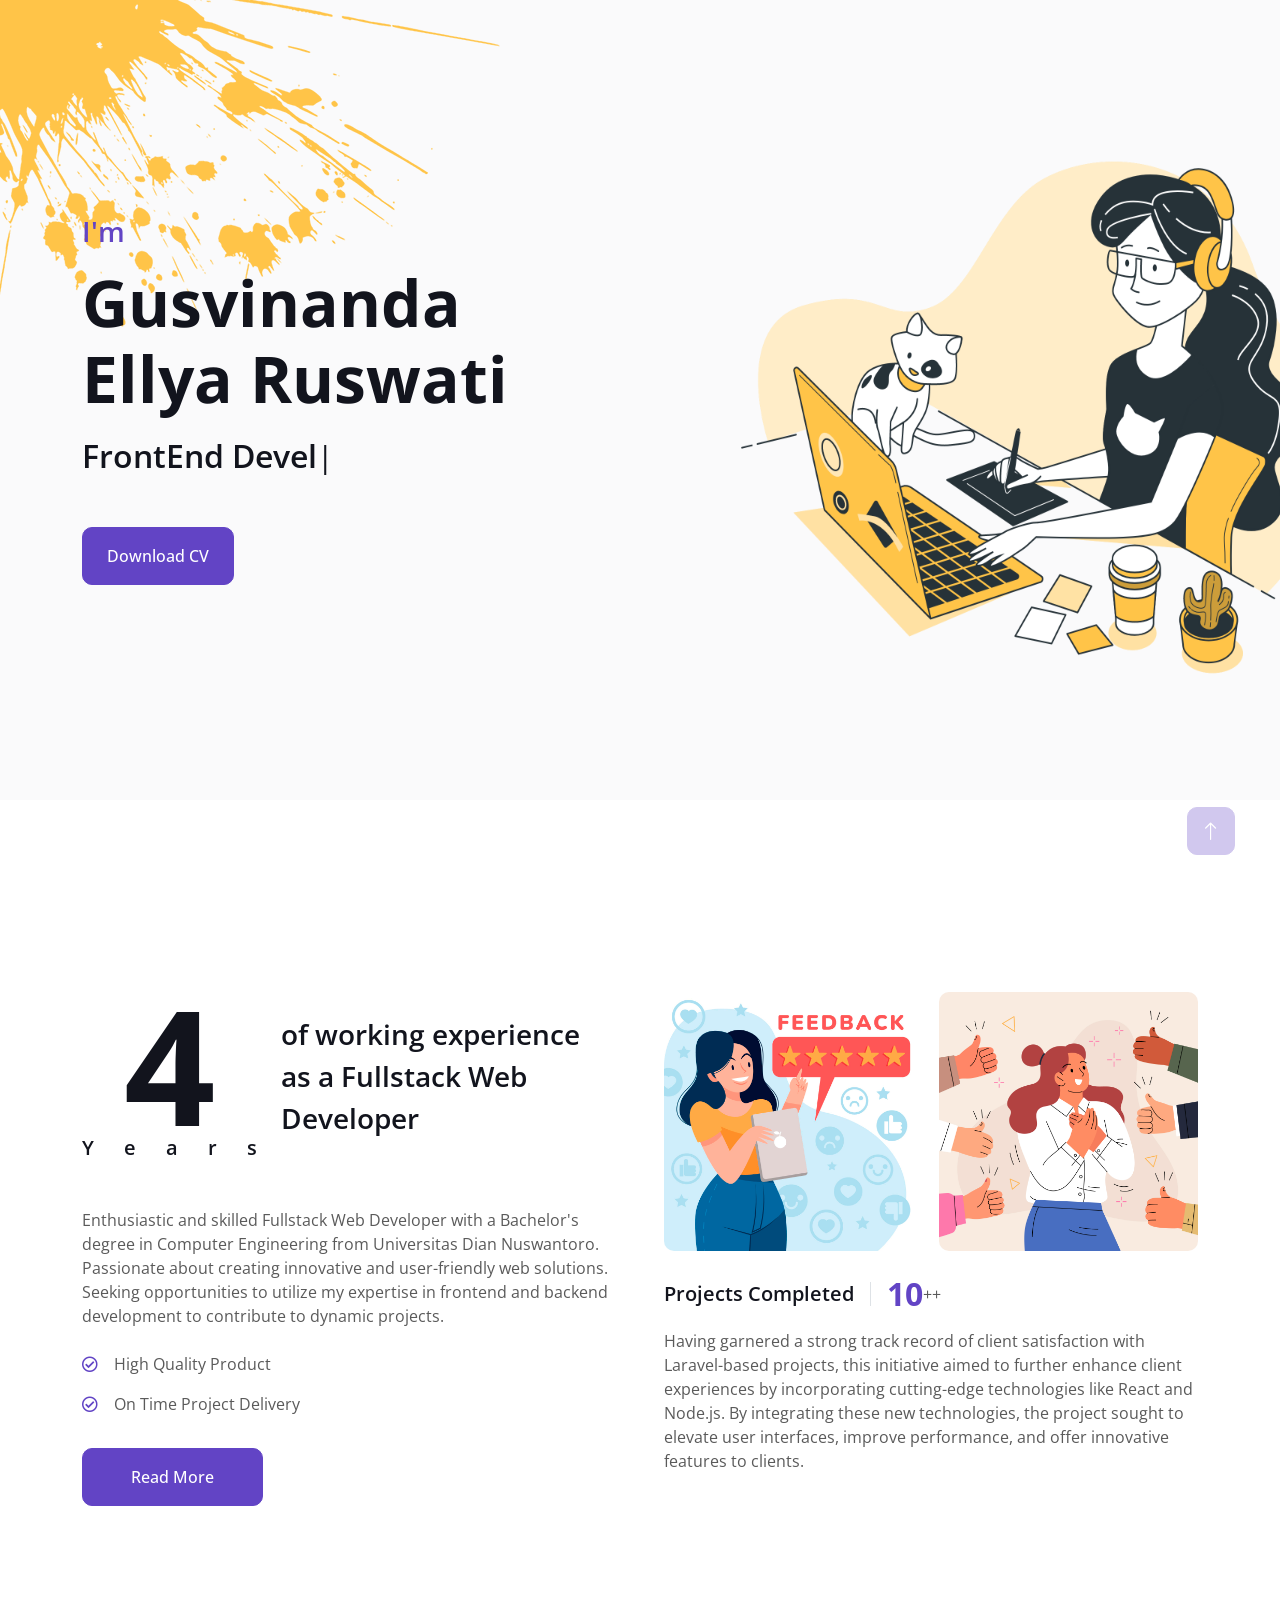
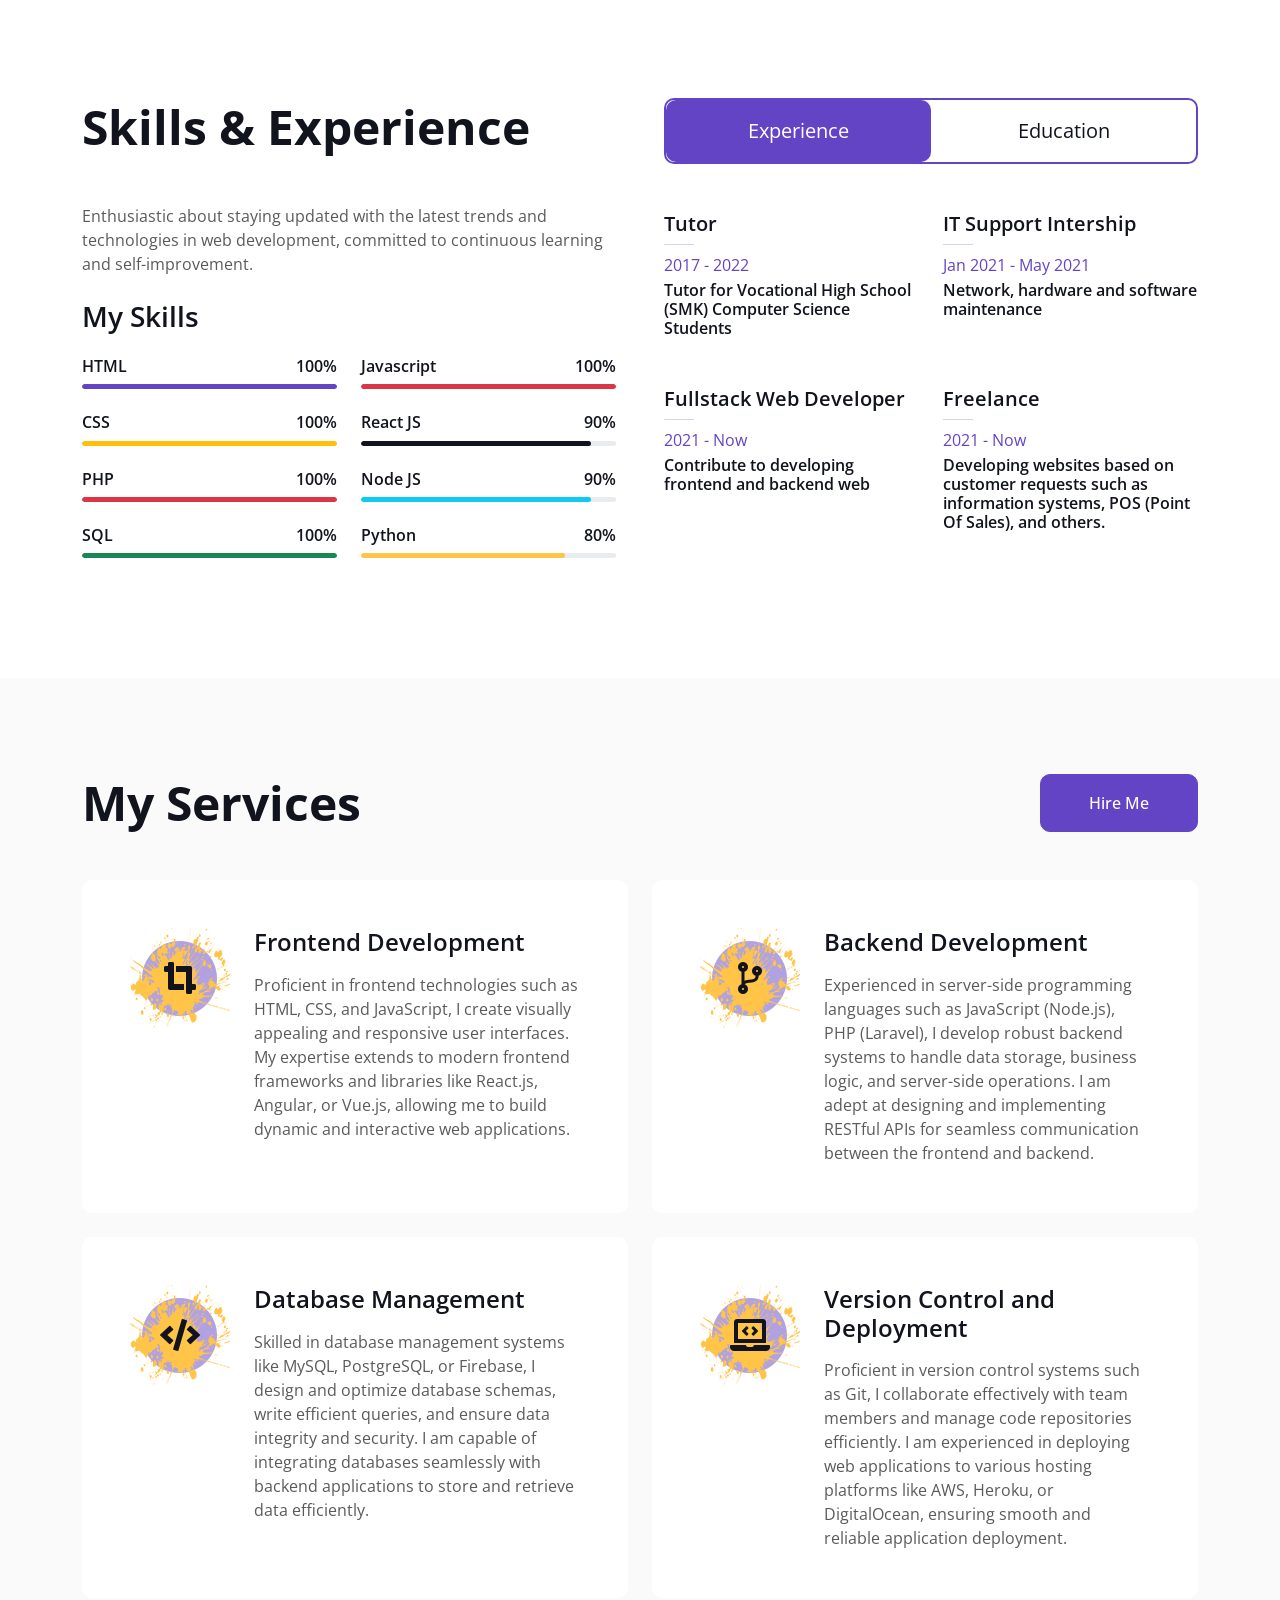
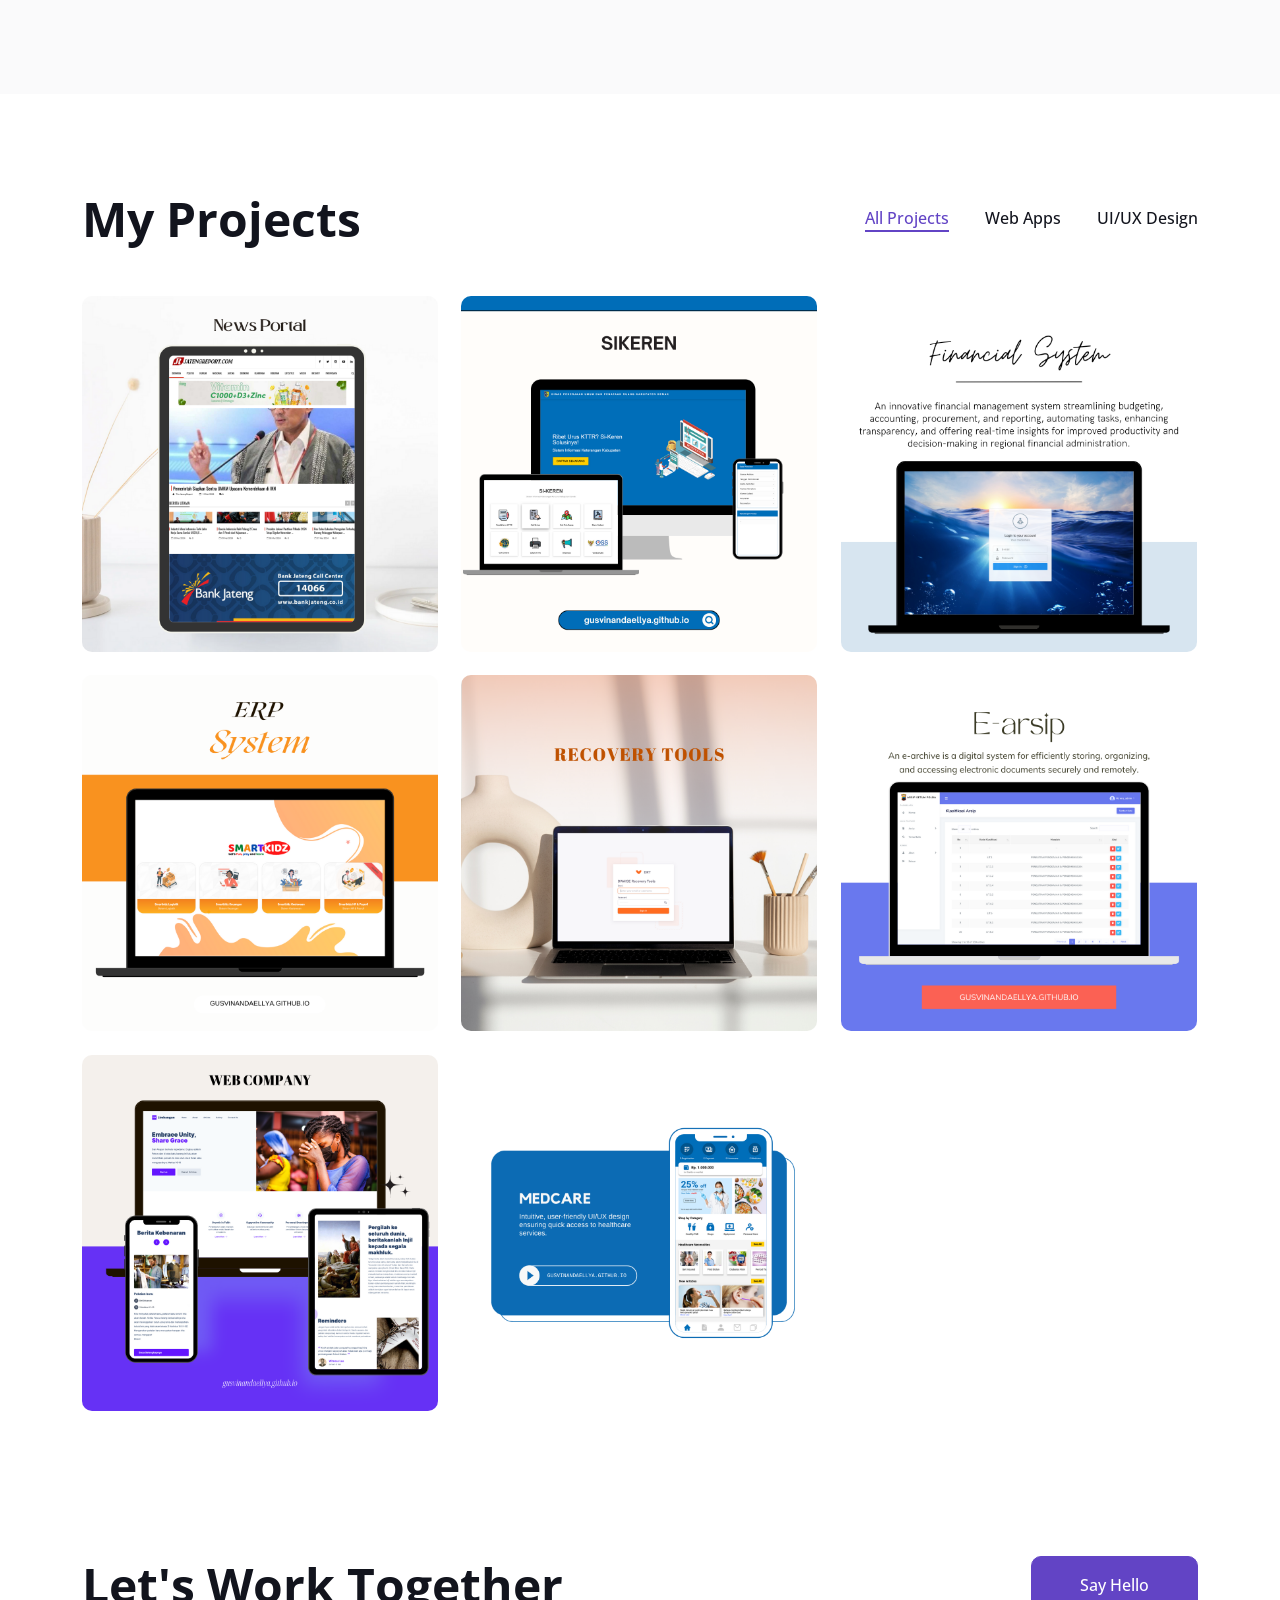
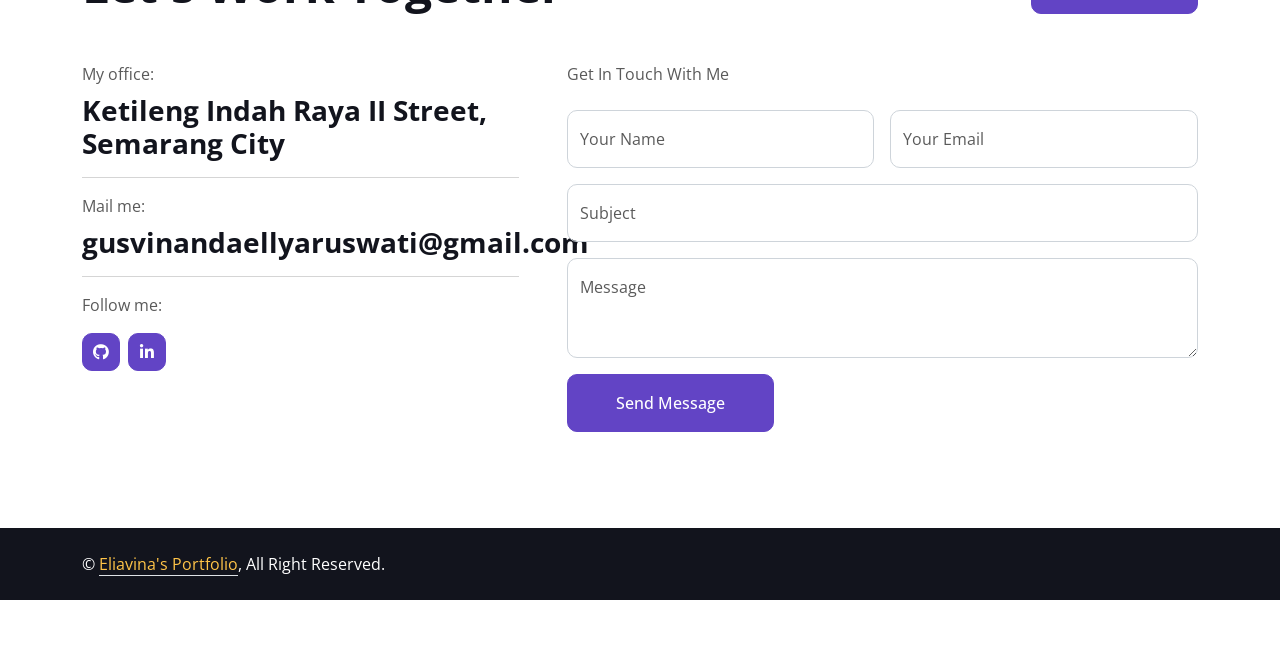
<file: index.html>
<!DOCTYPE html>
<html lang="en">

<head>
    <meta charset="utf-8">
    <title>Eliavina's Portfolio</title>
    <meta content="width=device-width, initial-scale=1.0" name="viewport">
    <meta name="description" content="Eliavina's Portfolio - A showcase of my work as a Fullstack Web Developer">
    <meta name="keywords" content="Eliavina, Portfolio, Fullstack, Web Developer, Projects, vina, Gusvinanda Ellya Ruswati">
    <meta name="author" content="Gusvinanda Ellya Ruswati">

    <!-- Open Graph / Facebook -->
    <meta property="og:type" content="website">
    <meta property="og:url" content="https://gusvinandaellya.github.io/">
    <meta property="og:title" content="Eliavina's Portfolio">
    <meta property="og:description" content="Eliavina's Portfolio - A showcase of my work as a Fullstack Web Developer">
    <meta property="og:image" content="https://gusvinandaellya.github.io/img/profile-3.png">

    <!-- Twitter -->
    <meta property="twitter:card" content="summary_large_image">
    <meta property="twitter:url" content="https://gusvinandaellya.github.io/">
    <meta property="twitter:title" content="Eliavina's Portfolio">
    <meta property="twitter:description" content="Eliavina's Portfolio - A showcase of my work as a Fullstack Web Developer">
    <meta property="twitter:image" content="https://gusvinandaellya.github.io/img/profile-3.png">

    <!-- Favicon -->
    <link href="img/favicon.ico" rel="icon">

    <!-- Google Web Fonts -->
    <link rel="preconnect" href="https://fonts.googleapis.com">
    <link rel="preconnect" href="https://fonts.gstatic.com" crossorigin>
    <link href="https://fonts.googleapis.com/css2?family=Open+Sans:wght@400;500;600;700;800&display=swap" rel="stylesheet"> 

    <!-- Icon Font Stylesheet -->
    <link href="https://cdnjs.cloudflare.com/ajax/libs/font-awesome/5.10.0/css/all.min.css" rel="stylesheet">
    <link href="https://cdn.jsdelivr.net/npm/bootstrap-icons@1.4.1/font/bootstrap-icons.css" rel="stylesheet">

    <!-- Libraries Stylesheet -->
    <link href="lib/animate/animate.min.css" rel="stylesheet">
    <link href="lib/lightbox/css/lightbox.min.css" rel="stylesheet">
    <link href="lib/owlcarousel/assets/owl.carousel.min.css" rel="stylesheet">

    <!-- Customized Bootstrap Stylesheet -->
    <link href="css/bootstrap.min.css" rel="stylesheet">

    <!-- Template Stylesheet -->
    <link href="css/style.css" rel="stylesheet">

    <style>
        @media (max-width: 1024px) {
            .profile-custom {
                height: auto !important; /* Mengubah tinggi menjadi otomatis */
                min-width: auto !important; /* Mengubah lebar minimum menjadi otomatis */
            }
        }
    </style>
</head>

<body data-bs-spy="scroll" data-bs-target=".navbar" data-bs-offset="51">
    <!-- Spinner Start -->
    <div id="spinner" class="show bg-white position-fixed translate-middle w-100 vh-100 top-50 start-50 d-flex align-items-center justify-content-center">
        <div class="spinner-border text-primary" style="width: 3rem; height: 3rem;" role="status">
            <span class="sr-only">Loading...</span>
        </div>
    </div>
    <!-- Spinner End -->


    <!-- Navbar Start -->
    <nav class="navbar navbar-expand-lg bg-white navbar-light fixed-top shadow py-lg-0 px-4 px-lg-5 wow fadeIn" data-wow-delay="0.1s">
        <a href="index.html" class="navbar-brand d-block d-lg-none">
            <h1 class="text-primary fw-bold m-0">Eliavina</h1>
        </a>
        <button type="button" class="navbar-toggler" data-bs-toggle="collapse" data-bs-target="#navbarCollapse">
            <span class="navbar-toggler-icon"></span>
        </button>
        <div class="collapse navbar-collapse justify-content-between py-4 py-lg-0" id="navbarCollapse">
            <div class="navbar-nav ms-auto py-0">
                <a href="#home" class="nav-item nav-link active">Home</a>
                <a href="#about" class="nav-item nav-link">About</a>
                <a href="#skill" class="nav-item nav-link">Skills</a>
            </div>
            <a href="index.html" class="navbar-brand bg-secondary py-3 px-4 mx-3 d-none d-lg-block">
                <h3 class="text-primary fw-bold m-0">Eliavina</h3>
            </a>
            <div class="navbar-nav me-auto py-0">
                <a href="#service" class="nav-item nav-link">Services</a>
                <a href="#project" class="nav-item nav-link">Projects</a>
<!--                <a href="#team" class="nav-item nav-link">Team</a>-->
<!--                <a href="#testimonial" class="nav-item nav-link">Testimonial</a>-->
                <a href="#contact" class="nav-item nav-link">Contact</a>
            </div>
        </div>
    </nav>
    <!-- Navbar End -->

    <!-- Header Start -->
    <div class="container-fluid bg-light my-6 mt-0" id="home">
        <div class="container">
            <div class="row g-5 align-items-center">
                <div class="col-lg-6 py-6 pb-0 pt-lg-0">
                    <h3 class="text-primary mb-3">I'm</h3>
                    <h1 class="display-3 mb-3">Gusvinanda Ellya Ruswati</h1>
                    <h2 class="typed-text-output d-inline"></h2>
                    <div class="typed-text d-none">FrontEnd Developer, Backend Developer</div>
                    <div class="d-flex align-items-center pt-5">
                        <a href="https://drive.google.com/file/d/1cm0koCdz8wwGNmcoPdIp2jD_qiBcBdNV/view?usp=drive_link" class="btn btn-primary py-3 px-4 me-5" target="_blank">Download CV</a>
<!--                        <button type="button" class="btn-play" data-bs-toggle="modal"-->
<!--                            data-src="https://www.youtube.com/embed/DWRcNpR6Kdc" data-bs-target="#videoModal">-->
<!--                            <span></span>-->
<!--                        </button>-->
<!--                        <h5 class="ms-4 mb-0 d-none d-sm-block">Play Video</h5>-->
                    </div>
                </div>
                <div class="col-lg-6">
                    <img class="img-fluid profile-custom" style="height: 800px;min-width: 750px" src="img/profile-3.png" alt="">
                </div>
            </div>
        </div>
    </div>
    <!-- Header End -->


    <!-- Video Modal Start -->
    <div class="modal modal-video fade" id="videoModal" tabindex="-1" aria-labelledby="exampleModalLabel" aria-hidden="true">
        <div class="modal-dialog">
            <div class="modal-content rounded-0">
                <div class="modal-header">
                    <h3 class="modal-title" id="exampleModalLabel">Youtube Video</h3>
                    <button type="button" class="btn-close" data-bs-dismiss="modal" aria-label="Close"></button>
                </div>
                <div class="modal-body">
                    <!-- 16:9 aspect ratio -->
                    <div class="ratio ratio-16x9">
                        <iframe class="embed-responsive-item" src="" id="video" allowfullscreen allowscriptaccess="always"
                            allow="autoplay"></iframe>
                    </div>
                </div>
            </div>
        </div>
    </div>
    <!-- Video Modal End -->


    <!-- About Start -->
    <div class="container-xxl py-6" id="about">
        <div class="container">
            <div class="row g-5">
                <div class="col-lg-6 wow fadeInUp" data-wow-delay="0.1s">
                    <div class="d-flex align-items-center mb-5">
                        <div class="years flex-shrink-0 text-center me-4">
                            <h1 class="display-1 mb-0">4</h1>
                            <h5 class="mb-0">Years</h5>
                        </div>
                        <h3 class="lh-base mb-0">of working experience as a Fullstack Web Developer</h3>
                    </div>
                    <p class="mb-4">Enthusiastic and skilled Fullstack Web Developer with a Bachelor's degree in Computer Engineering from Universitas Dian Nuswantoro. Passionate about creating innovative and user-friendly web solutions. Seeking opportunities to utilize my expertise in frontend and backend development to contribute to dynamic projects.</p>
<!--                    <p class="mb-3"><i class="far fa-check-circle text-primary me-3"></i>Afordable Prices</p>-->
                    <p class="mb-3"><i class="far fa-check-circle text-primary me-3"></i>High Quality Product</p>
                    <p class="mb-3"><i class="far fa-check-circle text-primary me-3"></i>On Time Project Delivery</p>
                    <a class="btn btn-primary py-3 px-5 mt-3" href="">Read More</a>
                </div>
                <div class="col-lg-6 wow fadeInUp" data-wow-delay="0.5s">
                    <div class="row g-3 mb-4">
                        <div class="col-sm-6">
                            <img class="img-fluid rounded" src="img/about-3.jpg" alt="">
                        </div>
                        <div class="col-sm-6">
                            <img class="img-fluid rounded" src="img/about-4.jpg" alt="">
                        </div>
                    </div>
<!--                    <div class="d-flex align-items-center mb-3">-->
<!--                        <h5 class="border-end pe-3 me-3 mb-0">Happy Clients</h5>-->
<!--                        <h2 class="text-primary fw-bold mb-0" data-toggle="counter-up">1234</h2>-->
<!--                    </div>-->
<!--                    <p class="mb-4">Stet no et lorem dolor et diam, amet duo ut dolore vero eos. No stet est diam amet diam ipsum clita labore dolor duo clita.</p>-->
                    <div class="d-flex align-items-center mb-3">
                        <h5 class="border-end pe-3 me-3 mb-0">Projects Completed</h5>
                        <h2 class="text-primary fw-bold mb-0" data-toggle="counter-up">30</h2>++
                    </div>
                    <p class="mb-0">Having garnered a strong track record of client satisfaction with Laravel-based projects, this initiative aimed to further enhance client experiences by incorporating cutting-edge technologies like React and Node.js. By integrating these new technologies, the project sought to elevate user interfaces, improve performance, and offer innovative features to clients.</p>
                </div>
            </div>
        </div>
    </div>
    <!-- About End -->


    <!-- Expertise Start -->
    <div class="container-xxl py-6 pb-5" id="skill">
        <div class="container">
            <div class="row g-5">
                <div class="col-lg-6 wow fadeInUp" data-wow-delay="0.1s">
                    <h1 class="display-5 mb-5">Skills & Experience</h1>
                    <p class="mb-4">Enthusiastic about staying updated with the latest trends and technologies in web development, committed to continuous learning and self-improvement.</p>
                    <h3 class="mb-4">My Skills</h3>
                    <div class="row align-items-center">
                        <div class="col-md-6">
                            <div class="skill mb-4">
                                <div class="d-flex justify-content-between">
                                    <h6 class="font-weight-bold">HTML</h6>
                                    <h6 class="font-weight-bold">100%</h6>
                                </div>
                                <div class="progress">
                                    <div class="progress-bar bg-primary" role="progressbar" aria-valuenow="100" aria-valuemin="0" aria-valuemax="100"></div>
                                </div>
                            </div>
                            <div class="skill mb-4">
                                <div class="d-flex justify-content-between">
                                    <h6 class="font-weight-bold">CSS</h6>
                                    <h6 class="font-weight-bold">100%</h6>
                                </div>
                                <div class="progress">
                                    <div class="progress-bar bg-warning" role="progressbar" aria-valuenow="100" aria-valuemin="0" aria-valuemax="100"></div>
                                </div>
                            </div>
                            <div class="skill mb-4">
                                <div class="d-flex justify-content-between">
                                    <h6 class="font-weight-bold">PHP</h6>
                                    <h6 class="font-weight-bold">100%</h6>
                                </div>
                                <div class="progress">
                                    <div class="progress-bar bg-danger" role="progressbar" aria-valuenow="100" aria-valuemin="0" aria-valuemax="100"></div>
                                </div>
                            </div>
                        </div>
                        <div class="col-md-6">
                            <div class="skill mb-4">
                                <div class="d-flex justify-content-between">
                                    <h6 class="font-weight-bold">Javascript</h6>
                                    <h6 class="font-weight-bold">100%</h6>
                                </div>
                                <div class="progress">
                                    <div class="progress-bar bg-danger" role="progressbar" aria-valuenow="100" aria-valuemin="0" aria-valuemax="100"></div>
                                </div>
                            </div>
                            <div class="skill mb-4">
                                <div class="d-flex justify-content-between">
                                    <h6 class="font-weight-bold">React JS</h6>
                                    <h6 class="font-weight-bold">90%</h6>
                                </div>
                                <div class="progress">
                                    <div class="progress-bar bg-dark" role="progressbar" aria-valuenow="90" aria-valuemin="0" aria-valuemax="100"></div>
                                </div>
                            </div>
                            <div class="skill mb-4">
                                <div class="d-flex justify-content-between">
                                    <h6 class="font-weight-bold">Node JS</h6>
                                    <h6 class="font-weight-bold">90%</h6>
                                </div>
                                <div class="progress">
                                    <div class="progress-bar bg-info" role="progressbar" aria-valuenow="90" aria-valuemin="0" aria-valuemax="100"></div>
                                </div>
                            </div>
                        </div>
                        <div class="col-md-6">
                            <div class="skill mb-4">
                                <div class="d-flex justify-content-between">
                                    <h6 class="font-weight-bold">SQL</h6>
                                    <h6 class="font-weight-bold">100%</h6>
                                </div>
                                <div class="progress">
                                    <div class="progress-bar bg-success" role="progressbar" aria-valuenow="100" aria-valuemin="0" aria-valuemax="100"></div>
                                </div>
                            </div>
                        </div>
                        <div class="col-md-6">
                            <div class="skill mb-4">
                                <div class="d-flex justify-content-between">
                                    <h6 class="font-weight-bold">Python</h6>
                                    <h6 class="font-weight-bold">80%</h6>
                                </div>
                                <div class="progress">
                                    <div class="progress-bar bg-secondary" role="progressbar" aria-valuenow="80" aria-valuemin="0" aria-valuemax="80"></div>
                                </div>
                            </div>
                        </div>
                    </div>
                </div>
                <div class="col-lg-6 wow fadeInUp" data-wow-delay="0.5s">
                    <ul class="nav nav-pills rounded border border-2 border-primary mb-5">
                        <li class="nav-item w-50">
                            <button class="nav-link w-100 py-3 fs-5 active" data-bs-toggle="pill" href="#tab-1">Experience</button>
                        </li>
                        <li class="nav-item w-50">
                            <button class="nav-link w-100 py-3 fs-5" data-bs-toggle="pill" href="#tab-2">Education</button>
                        </li>
                    </ul>
                    <div class="tab-content">
                        <div id="tab-1" class="tab-pane fade show p-0 active">
                            <div class="row gy-5 gx-4">
                                <div class="col-sm-6">
                                    <h5>Tutor</h5>
                                    <hr class="text-primary my-2">
                                    <p class="text-primary mb-1">2017 - 2022</p>
                                    <h6 class="mb-0">Tutor for Vocational High School (SMK) Computer Science Students</h6>
                                </div>
                                <div class="col-sm-6">
                                    <h5>IT Support Intership</h5>
                                    <hr class="text-primary my-2">
                                    <p class="text-primary mb-1">Jan 2021 - May 2021</p>
                                    <h6 class="mb-0">Network, hardware and software maintenance</h6>
                                </div>
                                <div class="col-sm-6">
                                    <h5>Fullstack Web Developer</h5>
                                    <hr class="text-primary my-2">
                                    <p class="text-primary mb-1">2021 - Now</p>
                                    <h6 class="mb-0">Contribute to developing frontend and backend web</h6>
                                </div>
                                <div class="col-sm-6">
                                    <h5>Freelance</h5>
                                    <hr class="text-primary my-2">
                                    <p class="text-primary mb-1">2021 - Now</p>
                                    <h6 class="mb-0">Developing websites based on customer requests such as information systems, POS (Point Of Sales), and others.</h6>
                                </div>
                            </div>
                        </div>
                        <div id="tab-2" class="tab-pane fade show p-0">
                            <div class="row gy-5 gx-4">
                                <div class="col-sm-6">
                                    <h5>Broadcasting</h5>
                                    <hr class="text-primary my-2">
                                    <p class="text-primary mb-1">2014 - 2017</p>
                                    <h6 class="mb-0">Terang Bangsa VHS</h6>
                                </div>
                                <div class="col-sm-6">
                                    <h5>Informatics Engineering</h5>
                                    <hr class="text-primary my-2">
                                    <p class="text-primary mb-1">2017 - 2021</p>
                                    <h6 class="mb-0">Dian Nuswantoro University</h6>
                                </div>
<!--                                <div class="col-sm-6">-->
<!--                                    <h5>Web Design</h5>-->
<!--                                    <hr class="text-primary my-2">-->
<!--                                    <p class="text-primary mb-1">2000 - 2045</p>-->
<!--                                    <h6 class="mb-0">Cambridge University</h6>-->
<!--                                </div>-->
<!--                                <div class="col-sm-6">-->
<!--                                    <h5>Apps Design</h5>-->
<!--                                    <hr class="text-primary my-2">-->
<!--                                    <p class="text-primary mb-1">2000 - 2045</p>-->
<!--                                    <h6 class="mb-0">Cambridge University</h6>-->
<!--                                </div>-->
                            </div>
                        </div>
                    </div>
                </div>
            </div>
        </div>
    </div>
    <!-- Expertise End -->


    <!-- Service Start -->
    <div class="container-fluid bg-light my-5 py-6" id="service">
        <div class="container">
            <div class="row g-5 mb-5 wow fadeInUp" data-wow-delay="0.1s">
                <div class="col-lg-6">
                    <h1 class="display-5 mb-0">My Services</h1>
                </div>
                <div class="col-lg-6 text-lg-end">
                    <a class="btn btn-primary py-3 px-5" href="">Hire Me</a>
                </div>
            </div>
            <div class="row g-4">
                <div class="col-lg-6 wow fadeInUp" data-wow-delay="0.1s">
                    <div class="service-item d-flex flex-column flex-sm-row bg-white rounded h-100 p-4 p-lg-5">
                        <div class="bg-icon flex-shrink-0 mb-3">
                            <i class="fa fa-crop-alt fa-2x text-dark"></i>
                        </div>
                        <div class="ms-sm-4">
                            <h4 class="mb-3">Frontend Development</h4>
<!--                            <h6 class="mb-3">Start from <span class="text-primary">$199</span></h6>-->
                            <span>Proficient in frontend technologies such as HTML, CSS, and JavaScript, I create visually appealing and responsive user interfaces. My expertise extends to modern frontend frameworks and libraries like React.js, Angular, or Vue.js, allowing me to build dynamic and interactive web applications.</span>
                        </div>
                    </div>
                </div>
                <div class="col-lg-6 wow fadeInUp" data-wow-delay="0.3s">
                    <div class="service-item d-flex flex-column flex-sm-row bg-white rounded h-100 p-4 p-lg-5">
                        <div class="bg-icon flex-shrink-0 mb-3">
                            <i class="fa fa-code-branch fa-2x text-dark"></i>
                        </div>
                        <div class="ms-sm-4">
                            <h4 class="mb-3">Backend Development</h4>
<!--                            <h6 class="mb-3">Start from <span class="text-primary">$199</span></h6>-->
                            <span>Experienced in server-side programming languages such as JavaScript (Node.js), PHP (Laravel), I develop robust backend systems to handle data storage, business logic, and server-side operations. I am adept at designing and implementing RESTful APIs for seamless communication between the frontend and backend.</span>
                        </div>
                    </div>
                </div>
                <div class="col-lg-6 wow fadeInUp" data-wow-delay="0.1s">
                    <div class="service-item d-flex flex-column flex-sm-row bg-white rounded h-100 p-4 p-lg-5">
                        <div class="bg-icon flex-shrink-0 mb-3">
                            <i class="fa fa-code fa-2x text-dark"></i>
                        </div>
                        <div class="ms-sm-4">
                            <h4 class="mb-3">Database Management</h4>
<!--                            <h6 class="mb-3">Start from <span class="text-primary">$199</span></h6>-->
                            <span>Skilled in database management systems like MySQL, PostgreSQL, or Firebase, I design and optimize database schemas, write efficient queries, and ensure data integrity and security. I am capable of integrating databases seamlessly with backend applications to store and retrieve data efficiently.</span>
                        </div>
                    </div>
                </div>
                <div class="col-lg-6 wow fadeInUp" data-wow-delay="0.3s">
                    <div class="service-item d-flex flex-column flex-sm-row bg-white rounded h-100 p-4 p-lg-5">
                        <div class="bg-icon flex-shrink-0 mb-3">
                            <i class="fa fa-laptop-code fa-2x text-dark"></i>
                        </div>
                        <div class="ms-sm-4">
                            <h4 class="mb-3">Version Control and Deployment</h4>
<!--                            <h6 class="mb-3">Start from <span class="text-primary">$199</span></h6>-->
                            <span>Proficient in version control systems such as Git, I collaborate effectively with team members and manage code repositories efficiently. I am experienced in deploying web applications to various hosting platforms like AWS, Heroku, or DigitalOcean, ensuring smooth and reliable application deployment.</span>
                        </div>
                    </div>
                </div>
            </div>
        </div>
    </div>
    <!-- Service End -->


    <!-- Projects Start -->
    <div class="container-xxl py-6 pt-5" id="project">
        <div class="container">
            <div class="row g-5 mb-5 align-items-center wow fadeInUp" data-wow-delay="0.1s">
                <div class="col-lg-6">
                    <h1 class="display-5 mb-0">My Projects</h1>
                </div>
                <div class="col-lg-6 text-lg-end">
                    <ul class="list-inline mx-n3 mb-0" id="portfolio-flters">
                        <li class="mx-3 active" data-filter="*">All Projects</li>
                        <li class="mx-3" data-filter=".first">Web Apps</li>
                        <li class="mx-3" data-filter=".second">UI/UX Design</li>
                    </ul>
                </div>
            </div>
            <div class="row g-4 portfolio-container wow fadeInUp" data-wow-delay="0.1s">
                <div class="col-lg-4 col-md-6 portfolio-item first">
                    <div class="portfolio-img rounded overflow-hidden">
                        <img class="img-fluid" src="img/project-jatengreport.png" alt="">
                        <div class="portfolio-btn">
                            <a class="btn btn-lg-square btn-outline-secondary border-2 mx-1" href="img/project-jatengreport.png" data-lightbox="portfolio"><i class="fa fa-eye"></i></a>
                            <a class="btn btn-lg-square btn-outline-secondary border-2 mx-1" href=""><i class="fa fa-link"></i></a>
                        </div>
                    </div>
                </div>
                <div class="col-lg-4 col-md-6 portfolio-item first">
                    <div class="portfolio-img rounded overflow-hidden">
                        <img class="img-fluid" src="img/project-sikeren.png" alt="">
                        <div class="portfolio-btn">
                            <a class="btn btn-lg-square btn-outline-secondary border-2 mx-1" href="img/project-sikeren.png" data-lightbox="portfolio"><i class="fa fa-eye"></i></a>
                            <a class="btn btn-lg-square btn-outline-secondary border-2 mx-1" href=""><i class="fa fa-link"></i></a>
                        </div>
                    </div>
                </div>
                <div class="col-lg-4 col-md-6 portfolio-item first">
                    <div class="portfolio-img rounded overflow-hidden">
                        <img class="img-fluid" src="img/project-financial.png" alt="">
                        <div class="portfolio-btn">
                            <a class="btn btn-lg-square btn-outline-secondary border-2 mx-1" href="img/project-financial.png" data-lightbox="portfolio"><i class="fa fa-eye"></i></a>
                            <a class="btn btn-lg-square btn-outline-secondary border-2 mx-1" href=""><i class="fa fa-link"></i></a>
                        </div>
                    </div>
                </div>
                <div class="col-lg-4 col-md-6 portfolio-item first">
                    <div class="portfolio-img rounded overflow-hidden">
                        <img class="img-fluid" src="img/project-erp.png" alt="">
                        <div class="portfolio-btn">
                            <a class="btn btn-lg-square btn-outline-secondary border-2 mx-1" href="img/project-erp.png" data-lightbox="portfolio"><i class="fa fa-eye"></i></a>
                            <a class="btn btn-lg-square btn-outline-secondary border-2 mx-1" href=""><i class="fa fa-link"></i></a>
                        </div>
                    </div>
                </div>
                <div class="col-lg-4 col-md-6 portfolio-item first">
                    <div class="portfolio-img rounded overflow-hidden">
                        <img class="img-fluid" src="img/project-drt.png" alt="">
                        <div class="portfolio-btn">
                            <a class="btn btn-lg-square btn-outline-secondary border-2 mx-1" href="img/project-drt.png" data-lightbox="portfolio"><i class="fa fa-eye"></i></a>
                            <a class="btn btn-lg-square btn-outline-secondary border-2 mx-1" href=""><i class="fa fa-link"></i></a>
                        </div>
                    </div>
                </div>
                <div class="col-lg-4 col-md-6 portfolio-item first">
                    <div class="portfolio-img rounded overflow-hidden">
                        <img class="img-fluid" src="img/project-arsip.png" alt="">
                        <div class="portfolio-btn">
                            <a class="btn btn-lg-square btn-outline-secondary border-2 mx-1" href="img/project-arsip.png" data-lightbox="portfolio"><i class="fa fa-eye"></i></a>
                            <a class="btn btn-lg-square btn-outline-secondary border-2 mx-1" href=""><i class="fa fa-link"></i></a>
                        </div>
                    </div>
                </div>
                <div class="col-lg-4 col-md-6 portfolio-item first">
                    <div class="portfolio-img rounded overflow-hidden">
                        <img class="img-fluid" src="img/project-company.png" alt="">
                        <div class="portfolio-btn">
                            <a class="btn btn-lg-square btn-outline-secondary border-2 mx-1" href="img/project-company.png" data-lightbox="portfolio"><i class="fa fa-eye"></i></a>
                            <a class="btn btn-lg-square btn-outline-secondary border-2 mx-1" href=""><i class="fa fa-link"></i></a>
                        </div>
                    </div>
                </div>
                <div class="col-lg-4 col-md-6 portfolio-item second">
                    <div class="portfolio-img rounded overflow-hidden">
                        <img class="img-fluid" src="img/project-medcare.png" alt="">
                        <div class="portfolio-btn">
                            <a class="btn btn-lg-square btn-outline-secondary border-2 mx-1" href="img/project-medcare.png" data-lightbox="portfolio"><i class="fa fa-eye"></i></a>
                            <a class="btn btn-lg-square btn-outline-secondary border-2 mx-1" href=""><i class="fa fa-link"></i></a>
                        </div>
                    </div>
                </div>
            </div>
        </div>
    </div>
    <!-- Projects End -->


    <!-- Team Start -->
<!--    <div class="container-xxl py-6 pb-5" id="team">-->
<!--        <div class="container">-->
<!--            <div class="row g-5 mb-5 wow fadeInUp" data-wow-delay="0.1s">-->
<!--                <div class="col-lg-6">-->
<!--                    <h1 class="display-5 mb-0">Team Members</h1>-->
<!--                </div>-->
<!--                <div class="col-lg-6 text-lg-end">-->
<!--                    <a class="btn btn-primary py-3 px-5" href="">Contact Us</a>-->
<!--                </div>-->
<!--            </div>-->
<!--            <div class="row g-4">-->
<!--                <div class="col-lg-4 col-md-6 wow fadeInUp" data-wow-delay="0.1s">-->
<!--                    <div class="team-item position-relative">-->
<!--                        <img class="img-fluid rounded" src="img/team-1.jpg" alt="">-->
<!--                        <div class="team-text bg-white rounded-end p-4">-->
<!--                            <div>-->
<!--                                <h5>Full Name</h5>-->
<!--                                <span>Designer</span>-->
<!--                            </div>-->
<!--                            <i class="fa fa-arrow-right fa-2x text-primary"></i>-->
<!--                        </div>-->
<!--                    </div>-->
<!--                </div>-->
<!--                <div class="col-lg-4 col-md-6 wow fadeInUp" data-wow-delay="0.3s">-->
<!--                    <div class="team-item position-relative">-->
<!--                        <img class="img-fluid rounded" src="img/team-2.jpg" alt="">-->
<!--                        <div class="team-text bg-white rounded-end p-4">-->
<!--                            <div>-->
<!--                                <h5>Full Name</h5>-->
<!--                                <span>Designer</span>-->
<!--                            </div>-->
<!--                            <i class="fa fa-arrow-right fa-2x text-primary"></i>-->
<!--                        </div>-->
<!--                    </div>-->
<!--                </div>-->
<!--                <div class="col-lg-4 col-md-6 wow fadeInUp" data-wow-delay="0.5s">-->
<!--                    <div class="team-item position-relative">-->
<!--                        <img class="img-fluid rounded" src="img/team-3.jpg" alt="">-->
<!--                        <div class="team-text bg-white rounded-end p-4">-->
<!--                            <div>-->
<!--                                <h5>Full Name</h5>-->
<!--                                <span>Designer</span>-->
<!--                            </div>-->
<!--                            <i class="fa fa-arrow-right fa-2x text-primary"></i>-->
<!--                        </div>-->
<!--                    </div>-->
<!--                </div>-->
<!--            </div>-->
<!--        </div>-->
<!--    </div>-->
    <!-- Team End -->


    <!-- Testimonial Start -->
<!--    <div class="container-fluid bg-light py-5 my-5" id="testimonial">-->
<!--        <div class="container-fluid py-5">-->
<!--            <h1 class="display-5 text-center mb-5 wow fadeInUp" data-wow-delay="0.1s">Testimonial</h1>-->
<!--            <div class="row justify-content-center">-->
<!--                <div class="col-lg-3 d-none d-lg-block">-->
<!--                    <div class="testimonial-left h-100">-->
<!--                        <img class="img-fluid wow fadeIn" data-wow-delay="0.1s" src="img/testimonial-1.jpg" alt="">-->
<!--                        <img class="img-fluid wow fadeIn" data-wow-delay="0.3s" src="img/testimonial-2.jpg" alt="">-->
<!--                        <img class="img-fluid wow fadeIn" data-wow-delay="0.5s" src="img/testimonial-3.jpg" alt="">-->
<!--                    </div>-->
<!--                </div>-->
<!--                <div class="col-lg-6 wow fadeInUp" data-wow-delay="0.5s">-->
<!--                    <div class="owl-carousel testimonial-carousel">-->
<!--                        <div class="testimonial-item text-center">-->
<!--                            <div class="position-relative mb-5">-->
<!--                                <img class="img-fluid rounded-circle border border-secondary p-2 mx-auto" src="img/testimonial-1.jpg" alt="">-->
<!--                                <div class="testimonial-icon">-->
<!--                                    <i class="fa fa-quote-left text-primary"></i>-->
<!--                                </div>-->
<!--                            </div>-->
<!--                            <p class="fs-5 fst-italic">Dolores sed duo clita tempor justo dolor et stet lorem kasd labore dolore lorem ipsum. At lorem lorem magna ut et, nonumy et labore et tempor diam tempor erat.</p>-->
<!--                            <hr class="w-25 mx-auto">-->
<!--                            <h5>Client Name</h5>-->
<!--                            <span>Profession</span>-->
<!--                        </div>-->
<!--                        <div class="testimonial-item text-center">-->
<!--                            <div class="position-relative mb-5">-->
<!--                                <img class="img-fluid rounded-circle border border-secondary p-2 mx-auto" src="img/testimonial-2.jpg" alt="">-->
<!--                                <div class="testimonial-icon">-->
<!--                                    <i class="fa fa-quote-left text-primary"></i>-->
<!--                                </div>-->
<!--                            </div>-->
<!--                            <p class="fs-5 fst-italic">Dolores sed duo clita tempor justo dolor et stet lorem kasd labore dolore lorem ipsum. At lorem lorem magna ut et, nonumy et labore et tempor diam tempor erat.</p>-->
<!--                            <hr class="w-25 mx-auto">-->
<!--                            <h5>Client Name</h5>-->
<!--                            <span>Profession</span>-->
<!--                        </div>-->
<!--                        <div class="testimonial-item text-center">-->
<!--                            <div class="position-relative mb-5">-->
<!--                                <img class="img-fluid rounded-circle border border-secondary p-2 mx-auto" src="img/testimonial-3.jpg" alt="">-->
<!--                                <div class="testimonial-icon">-->
<!--                                    <i class="fa fa-quote-left text-primary"></i>-->
<!--                                </div>-->
<!--                            </div>-->
<!--                            <p class="fs-5 fst-italic">Dolores sed duo clita tempor justo dolor et stet lorem kasd labore dolore lorem ipsum. At lorem lorem magna ut et, nonumy et labore et tempor diam tempor erat.</p>-->
<!--                            <hr class="w-25 mx-auto">-->
<!--                            <h5>Client Name</h5>-->
<!--                            <span>Profession</span>-->
<!--                        </div>-->
<!--                    </div>-->
<!--                </div>-->
<!--                <div class="col-lg-3 d-none d-lg-block">-->
<!--                    <div class="testimonial-right h-100">-->
<!--                        <img class="img-fluid wow fadeIn" data-wow-delay="0.1s" src="img/testimonial-1.jpg" alt="">-->
<!--                        <img class="img-fluid wow fadeIn" data-wow-delay="0.3s" src="img/testimonial-2.jpg" alt="">-->
<!--                        <img class="img-fluid wow fadeIn" data-wow-delay="0.5s" src="img/testimonial-3.jpg" alt="">-->
<!--                    </div>-->
<!--                </div>-->
<!--            </div>-->
<!--        </div>-->
<!--    </div>-->
    <!-- Testimonial End -->


    <!-- Contact Start -->
    <div class="container-xxl pb-5" id="contact">
        <div class="container py-5">
            <div class="row g-5 mb-5 wow fadeInUp" data-wow-delay="0.1s">
                <div class="col-lg-6">
                    <h1 class="display-5 mb-0">Let's Work Together</h1>
                </div>
                <div class="col-lg-6 text-lg-end">
                    <a class="btn btn-primary py-3 px-5" href="#contact">Say Hello</a>
                </div>
            </div>
            <div class="row g-5">
                <div class="col-lg-5 col-md-6 wow fadeInUp" data-wow-delay="0.1s">
                    <p class="mb-2">My office:</p>
                    <h3 class="fw-bold">Ketileng Indah Raya II Street, Semarang City</h3>
                    <hr class="w-100">
<!--                    <p class="mb-2">Call me:</p>-->
<!--                    <h3 class="fw-bold">+62 858 4282 5562</h3>-->
<!--                    <hr class="w-100">-->
                    <p class="mb-2">Mail me:</p>
                    <h3 class="fw-bold">gusvinandaellyaruswati@gmail.com</h3>
                    <hr class="w-100">
                    <p class="mb-2">Follow me:</p>
                    <div class="d-flex pt-2">
                        <a class="btn btn-square btn-primary me-2" href="https://github.com/gusvinandaellya"><i class="fab fa-github"></i></a>
                        <a class="btn btn-square btn-primary me-2" href="https://www.linkedin.com/in/gusvinandaellya/"><i class="fab fa-linkedin-in"></i></a>
                    </div>
                </div>
                <div class="col-lg-7 col-md-6 wow fadeInUp" data-wow-delay="0.5s">
                    <p class="mb-4">Get In Touch With Me</p>
                    <form id="getintouch" onsubmit="return postToGoogle();">
                    <div class="row g-3">
                            <div class="col-md-6">
                                <div class="form-floating">
                                    <input type="text" class="form-control" id="name" name="entry.2037486240" placeholder="Your Name">
                                    <label for="name">Your Name</label>
                                </div>
                            </div>
                            <div class="col-md-6">
                                <div class="form-floating">
                                    <input type="email" class="form-control" id="email" name="entry.1450199788" placeholder="Your Email">
                                    <label for="email">Your Email</label>
                                </div>
                            </div>
                            <div class="col-12">
                                <div class="form-floating">
                                    <input type="text" class="form-control" id="subject" name="entry.1658391773" placeholder="Subject">
                                    <label for="subject">Subject</label>
                                </div>
                            </div>
                            <div class="col-12">
                                <div class="form-floating">
                                    <textarea class="form-control" placeholder="Leave a message here" id="message" name="entry.887548189" style="height: 100px"></textarea>
                                    <label for="message">Message</label>
                                </div>
                            </div>
                            <div class="col-12">
                                <button class="btn btn-primary py-3 px-5" type="submit">Send Message</button>
                            </div>
                        </div>
                    </form>
                </div>
            </div>
        </div>
    </div>
    <!-- Contact End -->


    <!-- Map Start -->
<!--    <div class="container-xxl pt-5 px-0 wow fadeInUp" data-wow-delay="0.1s">-->
<!--        <div class="container-xxl pt-5 px-0">-->
<!--            <div class="bg-dark">-->
<!--                <iframe-->
<!--                src="https://www.google.com/maps/embed?pb=!1m18!1m12!1m3!1d3001156.4288297426!2d-78.01371936852176!3d42.72876761954724!2m3!1f0!2f0!3f0!3m2!1i1024!2i768!4f13.1!3m3!1m2!1s0x4ccc4bf0f123a5a9%3A0xddcfc6c1de189567!2sNew%20York%2C%20USA!5e0!3m2!1sen!2sbd!4v1603794290143!5m2!1sen!2sbd"-->
<!--                frameborder="0" style="width: 100%; height: 450px; border:0;" allowfullscreen="" aria-hidden="false"-->
<!--                tabindex="0"></iframe>-->
<!--            </div>-->
<!--        </div>-->
<!--    </div>-->
    <!-- Map End -->


    <!-- Copyright Start -->
    <div class="container-fluid bg-dark text-white py-4">
            <div class="container">
                <div class="row">
                    <div class="col-md-6 text-center text-md-start mb-3 mb-md-0">
                        &copy; <a class="border-bottom text-secondary" href="#">Eliavina's Portfolio</a>, All Right Reserved.
                    </div>
                    <div class="col-md-6 text-center text-md-end">
<!--                        Designed By <a class="border-bottom text-secondary" href="https://htmlcodex.com">HTML Codex</a>-->
                    </div>
                </div>
            </div>
        </div>
    </div>
    <!-- Copyright End -->



    <!-- Back to Top -->
    <a href="#" class="btn btn-lg btn-primary btn-lg-square back-to-top"><i class="bi bi-arrow-up"></i></a>


    <!-- JavaScript Libraries -->
    <script src="https://code.jquery.com/jquery-3.4.1.min.js"></script>
    <script src="https://cdn.jsdelivr.net/npm/bootstrap@5.0.0/dist/js/bootstrap.bundle.min.js"></script>
    <script src="lib/wow/wow.min.js"></script>
    <script src="lib/easing/easing.min.js"></script>
    <script src="lib/waypoints/waypoints.min.js"></script>
    <script src="lib/typed/typed.min.js"></script>
    <script src="lib/counterup/counterup.min.js"></script>
    <script src="lib/owlcarousel/owl.carousel.min.js"></script>
    <script src="lib/isotope/isotope.pkgd.min.js"></script>
    <script src="lib/lightbox/js/lightbox.min.js"></script>

    <!-- Template Javascript -->
    <script src="js/main.js"></script>
    <script>
      function postToGoogle() {
        var field1 = $("#name").val();
        var field2 = $("#email").val();
        var field3 = $("#subject").val();
        var field4 = $("#message").val();

        $.ajax({
          url: "https://docs.google.com/forms/d/e/1FAIpQLSeLLUnO94Llbvyd4Zx-2LXNNHUo6W1J4uQahE-h0A5B54C_Tg/formResponse",

          //add your google form generated numbers below which are also the 'names' of your inputs
          data: {
            "entry.2037486240": field1,
            "entry.1450199788": field2,
            "entry.1658391773": field3,
            "entry.887548189": field4
          },
          type: "POST",
          dataType: "xml",
          mode: 'cors', // Menggunakan mode CORS
          success: function (d) {
            $('#getintouch').trigger('reset');
            alert("Formulir berhasil terkirim");
          },
          error: function (x, y, z) {
            $('#getintouch').trigger('reset');
            alert("Formulir berhasil terkirim.");
          }
        });
        return false;
      }
    </script>
</body>

</html>
</file>
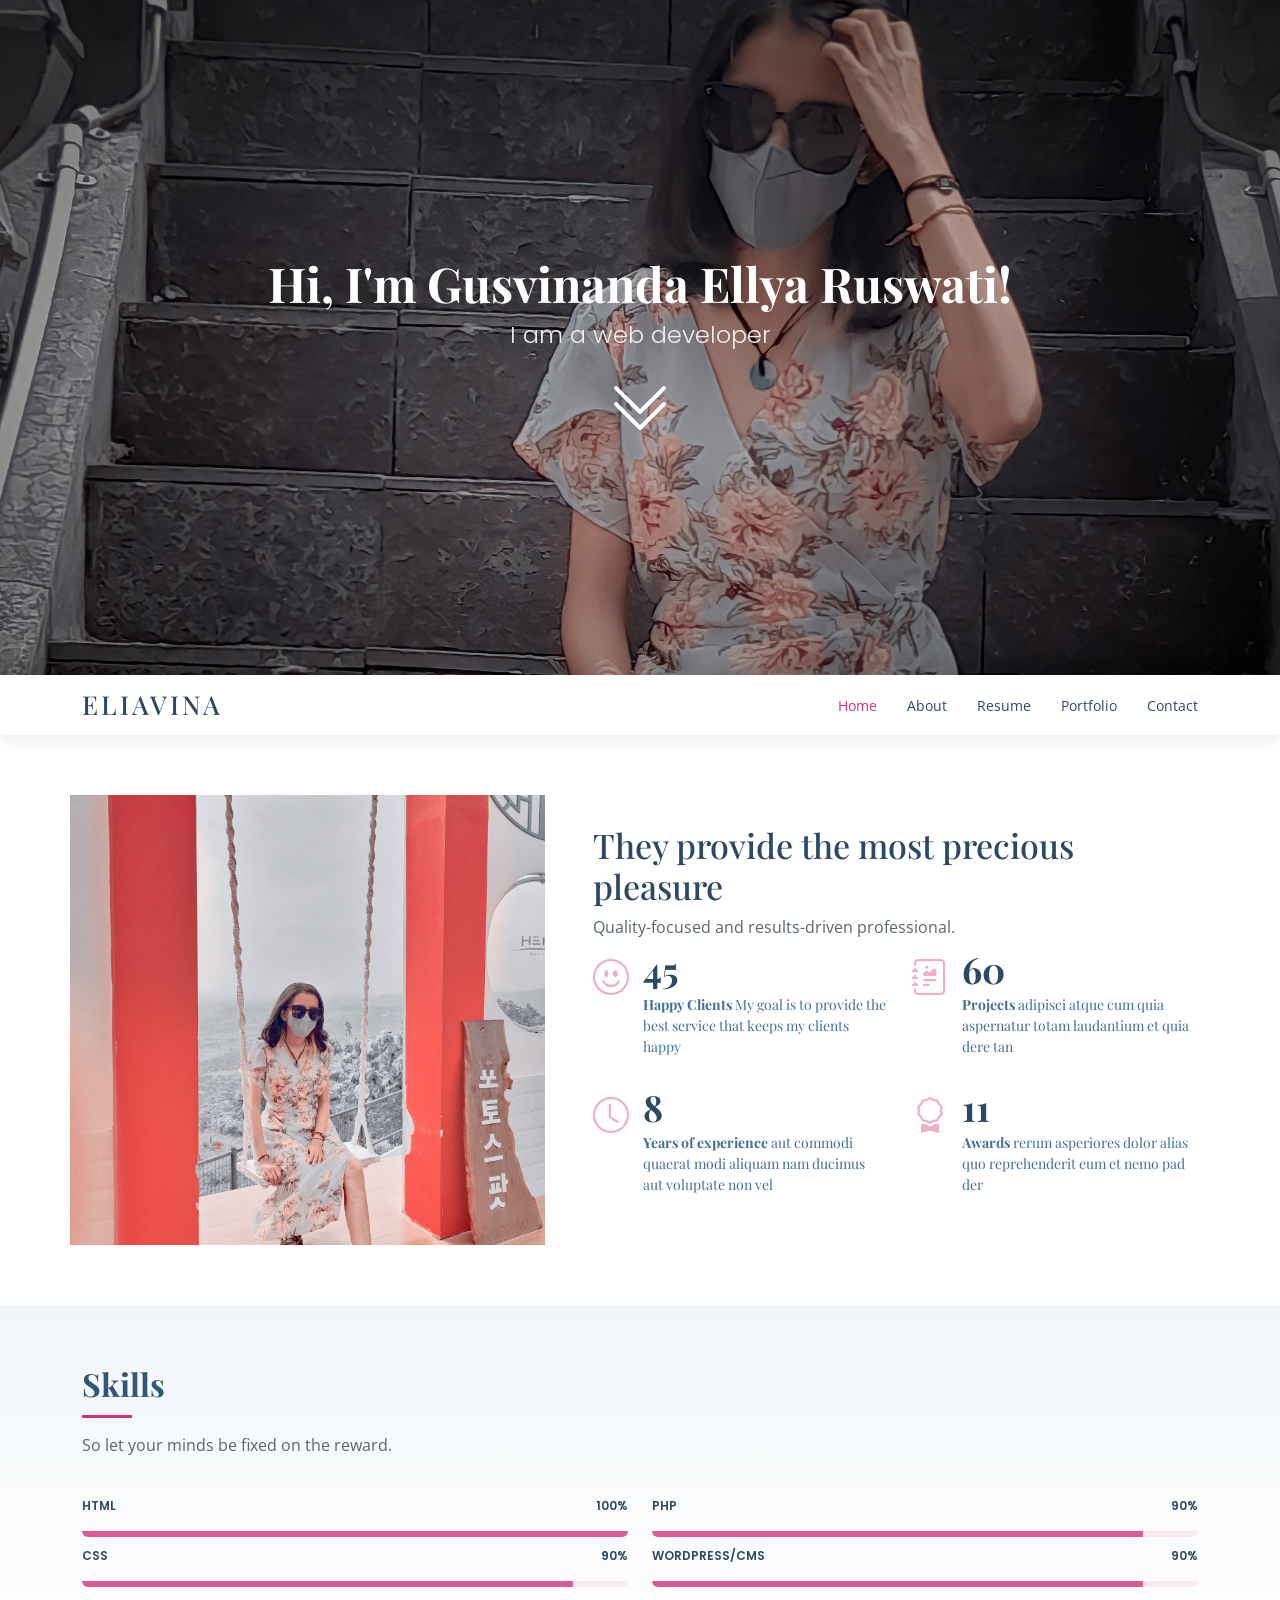
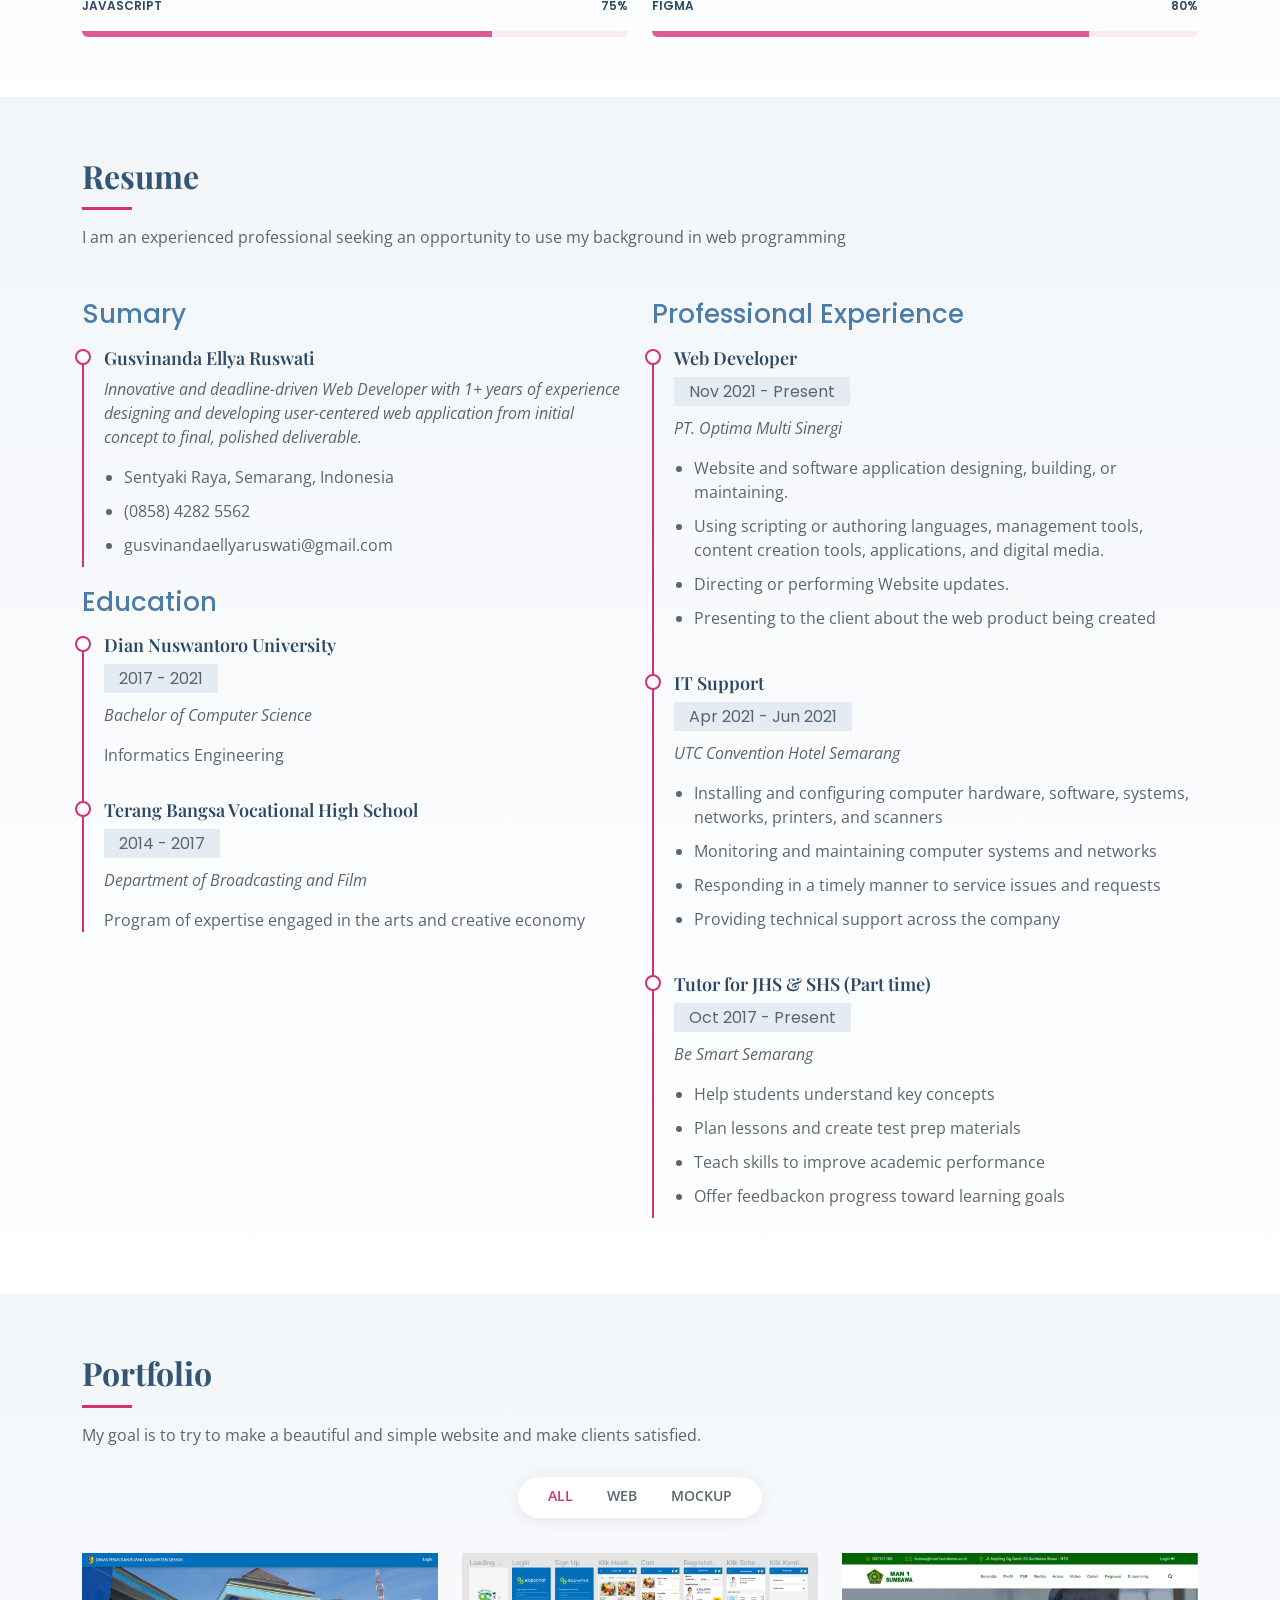
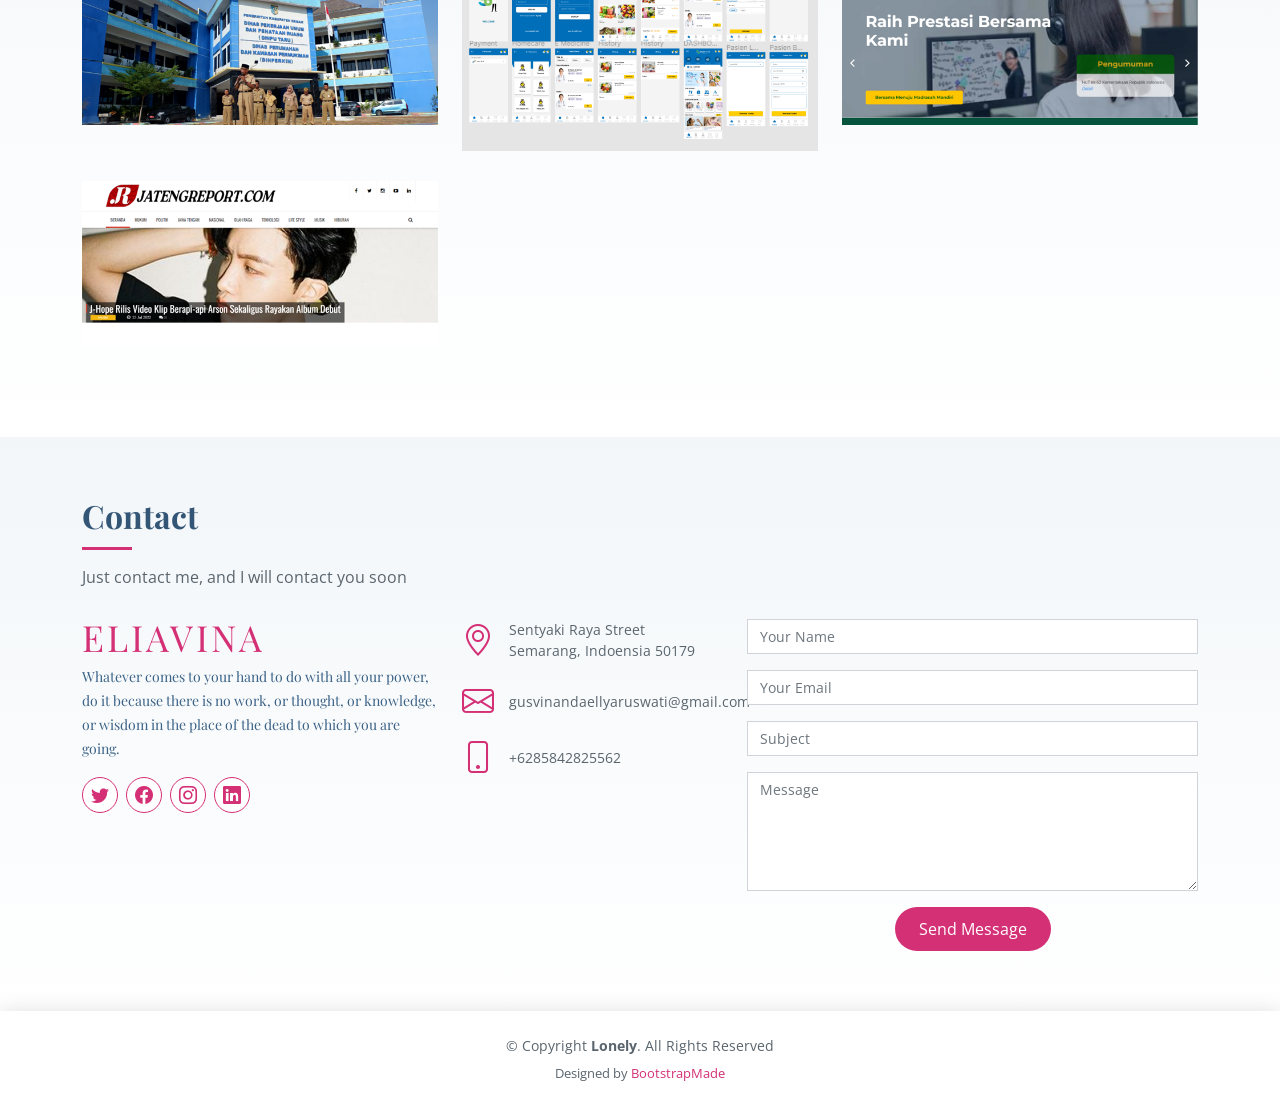
<file: backup/index.html>
<!DOCTYPE html>
<html lang="en">

<head>
    <meta charset="utf-8">
    <meta content="width=device-width, initial-scale=1.0" name="viewport">

    <title>vina's profile</title>
    <meta content="" name="description">
    <meta content="" name="keywords">

    <!-- Favicons -->
    <!-- <link href="assets/img/favicon.png" rel="icon"> -->
    <link href="assets/img/apple-touch-icon.png" rel="apple-touch-icon">

    <!-- Google Fonts -->
    <link href="https://fonts.googleapis.com/css?family=Open+Sans:300,300i,400,400i,600,600i,700,700i|Poppins:300,300i,400,400i,500,500i,600,600i,700,700i|Playfair+Display:400,400i,500,500i,600,600i,700,700i&subset=cyrillic" rel="stylesheet">

    <!-- Vendor CSS Files -->
    <link href="assets/vendor/bootstrap/css/bootstrap.min.css" rel="stylesheet">
    <link href="assets/vendor/bootstrap-icons/bootstrap-icons.css" rel="stylesheet">
    <link href="assets/vendor/boxicons/css/boxicons.min.css" rel="stylesheet">
    <link href="assets/vendor/glightbox/css/glightbox.min.css" rel="stylesheet">
    <link href="assets/vendor/swiper/swiper-bundle.min.css" rel="stylesheet">

    <!-- Template Main CSS File -->
    <link href="assets/css/style.css" rel="stylesheet">

    <!-- =======================================================
  * Template Name: Lonely - v4.8.1
  * Template URL: https://bootstrapmade.com/free-html-bootstrap-template-lonely/
  * Author: BootstrapMade.com
  * License: https://bootstrapmade.com/license/
  ======================================================== -->
</head>

<body>

    <!-- ======= Hero Section ======= -->
    <section id="hero" class="d-flex flex-column align-items-center justify-content-center">
        <h1>Hi, I'm Gusvinanda Ellya Ruswati!</h1>
        <h2>I am a web developer</h2>
        <a href="#about" class="btn-get-started scrollto"><i class="bi bi-chevron-double-down"></i></a>
    </section>
    <!-- End Hero -->

    <!-- ======= Header ======= -->
    <header id="header" class="d-flex align-items-center">
        <div class="container d-flex align-items-center justify-content-between">

            <div class="logo">
                <h1><a href="index.html">Eliavina</a></h1>
                <!-- Uncomment below if you prefer to use an image logo -->
                <!-- <a href="index.html"><img src="assets/img/logo.png" alt="" class="img-fluid"></a>-->
            </div>

            <nav id="navbar" class="navbar">
                <ul>
                    <li><a class="nav-link scrollto active" href="#hero">Home</a></li>
                    <li><a class="nav-link scrollto" href="#about">About</a></li>
                    <li><a class="nav-link scrollto" href="#resume">Resume</a></li>
                    <!-- <li><a class="nav-link scrollto" href="#services">Services</a></li> -->
                    <li><a class="nav-link scrollto" href="#portfolio">Portfolio</a></li>
                    <!-- <li class="dropdown"><a href="#"><span>Drop Down</span> <i class="bi bi-chevron-down"></i></a>
                        <ul>
                            <li><a href="#">Drop Down 1</a></li>
                            <li class="dropdown"><a href="#"><span>Deep Drop Down</span> <i class="bi bi-chevron-right"></i></a>
                                <ul>
                                    <li><a href="#">Deep Drop Down 1</a></li>
                                    <li><a href="#">Deep Drop Down 2</a></li>
                                    <li><a href="#">Deep Drop Down 3</a></li>
                                    <li><a href="#">Deep Drop Down 4</a></li>
                                    <li><a href="#">Deep Drop Down 5</a></li>
                                </ul>
                            </li>
                            <li><a href="#">Drop Down 2</a></li>
                            <li><a href="#">Drop Down 3</a></li>
                            <li><a href="#">Drop Down 4</a></li>
                        </ul>
                    </li> -->
                    <li><a class="nav-link scrollto" href="#contact">Contact</a></li>
                </ul>
                <i class="bi bi-list mobile-nav-toggle"></i>
            </nav>
            <!-- .navbar -->

        </div>
    </header>
    <!-- End Header -->

    <main id="main">

        <!-- ======= About Section ======= -->
        <section id="about" class="about">
            <div class="container">

                <div class="row no-gutters">
                    <div class="image col-xl-5 d-flex align-items-stretch justify-content-center justify-content-lg-start"></div>
                    <div class="col-xl-7 ps-0 ps-lg-5 pe-lg-1 d-flex align-items-stretch">
                        <div class="content d-flex flex-column justify-content-center">
                            <h3>They provide the most precious pleasure</h3>
                            <p>
                                Quality-focused and results-driven professional.
                            </p>
                            <div class="row">
                                <div class="col-md-6 d-md-flex align-items-md-stretch">
                                    <div class="count-box">
                                        <i class="bi bi-emoji-smile"></i>
                                        <span data-purecounter-start="0" data-purecounter-end="65" data-purecounter-duration="1" class="purecounter"></span>
                                        <p><strong>Happy Clients</strong> My goal is to provide the best service that keeps my clients happy
                                        </p>
                                    </div>
                                </div>

                                <div class="col-md-6 d-md-flex align-items-md-stretch">
                                    <div class="count-box">
                                        <i class="bi bi-journal-richtext"></i>
                                        <span data-purecounter-start="0" data-purecounter-end="85" data-purecounter-duration="1" class="purecounter"></span>
                                        <p><strong>Projects</strong> adipisci atque cum quia aspernatur totam laudantium et quia dere tan
                                        </p>
                                    </div>
                                </div>

                                <div class="col-md-6 d-md-flex align-items-md-stretch">
                                    <div class="count-box">
                                        <i class="bi bi-clock"></i>
                                        <span data-purecounter-start="0" data-purecounter-end="12" data-purecounter-duration="1" class="purecounter"></span>
                                        <p><strong>Years of experience</strong> aut commodi quaerat modi aliquam nam ducimus aut voluptate non vel</p>
                                    </div>
                                </div>

                                <div class="col-md-6 d-md-flex align-items-md-stretch">
                                    <div class="count-box">
                                        <i class="bi bi-award"></i>
                                        <span data-purecounter-start="0" data-purecounter-end="15" data-purecounter-duration="1" class="purecounter"></span>
                                        <p><strong>Awards</strong> rerum asperiores dolor alias quo reprehenderit eum et nemo pad der</p>
                                    </div>
                                </div>
                            </div>
                        </div>
                        <!-- End .content-->
                    </div>
                </div>

            </div>
        </section>
        <!-- End About Section -->

        <!-- ======= Skills Section ======= -->
        <section id="skills" class="skills section-bg">
            <div class="container">

                <div class="section-title">
                    <h2>Skills</h2>
                    <p>So let your minds be fixed on the reward.</p>
                </div>

                <div class="row skills-content">

                    <div class="col-lg-6">

                        <div class="progress">
                            <span class="skill">HTML <i class="val">100%</i></span>
                            <div class="progress-bar-wrap">
                                <div class="progress-bar" role="progressbar" aria-valuenow="100" aria-valuemin="0" aria-valuemax="100">
                                </div>
                            </div>
                        </div>

                        <div class="progress">
                            <span class="skill">CSS <i class="val">90%</i></span>
                            <div class="progress-bar-wrap">
                                <div class="progress-bar" role="progressbar" aria-valuenow="90" aria-valuemin="0" aria-valuemax="100">
                                </div>
                            </div>
                        </div>

                        <div class="progress">
                            <span class="skill">JavaScript <i class="val">75%</i></span>
                            <div class="progress-bar-wrap">
                                <div class="progress-bar" role="progressbar" aria-valuenow="75" aria-valuemin="0" aria-valuemax="100">
                                </div>
                            </div>
                        </div>

                    </div>

                    <div class="col-lg-6">

                        <div class="progress">
                            <span class="skill">PHP <i class="val">90%</i></span>
                            <div class="progress-bar-wrap">
                                <div class="progress-bar" role="progressbar" aria-valuenow="90" aria-valuemin="0" aria-valuemax="100">
                                </div>
                            </div>
                        </div>

                        <div class="progress">
                            <span class="skill">WordPress/CMS <i class="val">90%</i></span>
                            <div class="progress-bar-wrap">
                                <div class="progress-bar" role="progressbar" aria-valuenow="90" aria-valuemin="0" aria-valuemax="100">
                                </div>
                            </div>
                        </div>

                        <div class="progress">
                            <span class="skill">Figma <i class="val">80%</i></span>
                            <div class="progress-bar-wrap">
                                <div class="progress-bar" role="progressbar" aria-valuenow="80" aria-valuemin="0" aria-valuemax="100">
                                </div>
                            </div>
                        </div>

                    </div>

                </div>

            </div>
        </section>
        <!-- End Skills Section -->

        <!-- ======= Resume Section ======= -->
        <section id="resume" class="resume section-bg">
            <div class="container">

                <div class="section-title">
                    <h2>Resume</h2>
                    <p>I am an experienced professional seeking an opportunity to use my background in web programming</p>
                </div>

                <div class="row">
                    <div class="col-lg-6">
                        <h3 class="resume-title">Sumary</h3>
                        <div class="resume-item pb-0">
                            <h4>Gusvinanda Ellya Ruswati</h4>
                            <p><em>Innovative and deadline-driven Web Developer with 1+ years of experience designing and developing user-centered web application from initial concept to final, polished deliverable.</em></p>
                            <p>
                                <ul>
                                    <li>Sentyaki Raya, Semarang, Indonesia</li>
                                    <li>(0858) 4282 5562</li>
                                    <li>gusvinandaellyaruswati@gmail.com</li>
                                </ul>
                            </p>
                        </div>

                        <h3 class="resume-title">Education</h3>
                        <div class="resume-item">
                            <h4>Dian Nuswantoro University</h4>
                            <h5>2017 - 2021</h5>
                            <p><em>Bachelor of Computer Science</em></p>
                            <p>Informatics Engineering</p>
                        </div>
                        <div class="resume-item">
                            <h4>Terang Bangsa Vocational High School</h4>
                            <h5>2014 - 2017</h5>
                            <p><em>Department of Broadcasting and Film</em></p>
                            <p>Program of expertise engaged in the arts and creative economy</p>
                        </div>
                    </div>
                    <div class="col-lg-6">
                        <h3 class="resume-title">Professional Experience</h3>
                        <div class="resume-item">
                            <h4>Web Developer</h4>
                            <h5>Nov 2021 - Present</h5>
                            <p><em>PT. Optima Multi Sinergi </em></p>
                            <p>
                                <ul>
                                    <li>Website and software application designing, building, or maintaining.</li>
                                    <li>Using scripting or authoring languages, management tools, content creation tools, applications, and digital media.</li>
                                    <li>Directing or performing Website updates.</li>
                                    <li>Presenting to the client about the web product being created</li>
                                </ul>
                            </p>
                        </div>
                        <div class="resume-item">
                            <h4>IT Support</h4>
                            <h5>Apr 2021 - Jun 2021</h5>
                            <p><em>UTC Convention Hotel Semarang</em></p>
                            <p>
                                <ul>
                                    <li>Installing and configuring computer hardware, software, systems, networks, printers, and scanners
                                    </li>
                                    <li>Monitoring and maintaining computer systems and networks</li>
                                    <li>Responding in a timely manner to service issues and requests</li>
                                    <li>Providing technical support across the company</li>
                                </ul>
                            </p>
                        </div>
                        <div class="resume-item">
                            <h4>Tutor for JHS &amp; SHS (Part time)</h4>
                            <h5>Oct 2017 - Present</h5>
                            <p><em>Be Smart Semarang</em></p>
                            <p>
                                <ul>
                                    <li>Help students understand key concepts</li>
                                    <li>Plan lessons and create test prep materials</li>
                                    <li>Teach skills to improve academic performance</li>
                                    <li>Offer feedbackon progress toward learning goals</li>
                                </ul>
                            </p>
                        </div>
                    </div>
                </div>

            </div>
        </section>
        <!-- End Resume Section -->

        <!-- ======= Services Section ======= -->
        <!-- <section id="services" class="services section-bg">
            <div class="container">

                <div class="section-title">
                    <h2>Services</h2>
                    <p>Magnam dolores commodi suscipit. Necessitatibus eius consequatur ex aliquid fuga eum quidem. Sit sint consectetur velit. Quisquam quos quisquam cupiditate. Et nemo qui impedit suscipit alias ea. Quia fugiat sit in iste officiis commodi
                        quidem hic quas.</p>
                </div>

                <div class="row">
                    <div class="col-md-6 col-lg-3 d-flex align-items-stretch mb-5 mb-lg-0">
                        <div class="icon-box">
                            <div class="icon"><i class="bx bxl-dribbble"></i></div>
                            <h4 class="title"><a href="">Lorem Ipsum</a></h4>
                            <p class="description">Voluptatum deleniti atque corrupti quos dolores et quas molestias excepturi</p>
                        </div>
                    </div>

                    <div class="col-md-6 col-lg-3 d-flex align-items-stretch mb-5 mb-lg-0">
                        <div class="icon-box">
                            <div class="icon"><i class="bx bx-file"></i></div>
                            <h4 class="title"><a href="">Sed ut perspiciatis</a></h4>
                            <p class="description">Duis aute irure dolor in reprehenderit in voluptate velit esse cillum dolore</p>
                        </div>
                    </div>

                    <div class="col-md-6 col-lg-3 d-flex align-items-stretch mb-5 mb-lg-0">
                        <div class="icon-box">
                            <div class="icon"><i class="bx bx-tachometer"></i></div>
                            <h4 class="title"><a href="">Magni Dolores</a></h4>
                            <p class="description">Excepteur sint occaecat cupidatat non proident, sunt in culpa qui officia</p>
                        </div>
                    </div>

                    <div class="col-md-6 col-lg-3 d-flex align-items-stretch mb-5 mb-lg-0">
                        <div class="icon-box">
                            <div class="icon"><i class="bx bx-world"></i></div>
                            <h4 class="title"><a href="">Nemo Enim</a></h4>
                            <p class="description">At vero eos et accusamus et iusto odio dignissimos ducimus qui blanditiis</p>
                        </div>
                    </div>

                </div>

            </div>
        </section> -->
        <!-- End Services Section -->

        <!-- ======= Portfolio Section ======= -->
        <section id="portfolio" class="portfolio section-bg">
            <div class="container">

                <div class="section-title">
                    <h2>Portfolio</h2>
                    <p>My goal is to try to make a beautiful and simple website and make clients satisfied.</p>
                </div>

                <div class="row">
                    <div class="col-lg-12 d-flex justify-content-center">
                        <ul id="portfolio-flters">
                            <li data-filter="*" class="filter-active">All</li>
                            <li data-filter=".filter-web">Web</li>
                            <li data-filter=".filter-card">Mockup</li>
                            <!-- <li data-filter=".filter-app">Photography</li> -->
                        </ul>
                    </div>
                </div>

                <div class="row portfolio-container">

                    <div class="col-lg-4 col-md-6 portfolio-item filter-web">
                        <div class="portfolio-wrap">
                            <img src="assets/img/portfolio/sikeren-1.png" class="img-fluid" alt="">
                            <div class="portfolio-info">
                                <h4>Sikeren</h4>
                                <p>Web</p>
                            </div>
                            <div class="portfolio-links">
                                <a href="assets/img/portfolio/sikeren-1.png" data-gallery="portfolioGallery" class="portfolio-lightbox" title="Web 3"><i class="bx bx-plus"></i></a>
                                <a href="portfolio-details.html" title="More Details"><i class="bx bx-link"></i></a>
                            </div>
                        </div>
                    </div>

                    <div class="col-lg-4 col-md-6 portfolio-item filter-card">
                        <div class="portfolio-wrap">
                            <img src="assets/img/portfolio/siapsehat-1.png" class="img-fluid" alt="">
                            <div class="portfolio-info">
                                <h4>Siap Sehat</h4>
                                <p>Card</p>
                            </div>
                            <div class="portfolio-links">
                                <a href="assets/img/portfolio/siapsehat-1.png" data-gallery="portfolioGallery" class="portfolio-lightbox" title="Card 2"><i class="bx bx-plus"></i></a>
                                <a href="portfolio-details.html" title="More Details"><i class="bx bx-link"></i></a>
                            </div>
                        </div>
                    </div>

                    <div class="col-lg-4 col-md-6 portfolio-item filter-web">
                        <div class="portfolio-wrap">
                            <img src="assets/img/portfolio/man1sumbawa-1.png" class="img-fluid" alt="">
                            <div class="portfolio-info">
                                <h4>Man 1 Sumbawa</h4>
                                <p>Web</p>
                            </div>
                            <div class="portfolio-links">
                                <a href="assets/img/portfolio/man1sumbawa-1.png" data-gallery="portfolioGallery" class="portfolio-lightbox" title="Web 2"><i class="bx bx-plus"></i></a>
                                <a href="portfolio-details.html" title="More Details"><i class="bx bx-link"></i></a>
                            </div>
                        </div>
                    </div>

                    <div class="col-lg-4 col-md-6 portfolio-item filter-web">
                        <div class="portfolio-wrap">
                            <img src="assets/img/portfolio/jatengreport-1.png" class="img-fluid" alt="">
                            <div class="portfolio-info">
                                <h4>Jateng Reort</h4>
                                <p>Web</p>
                            </div>
                            <div class="portfolio-links">
                                <a href="assets/img/portfolio/jatengreport-1.png" data-gallery="portfolioGallery" class="portfolio-lightbox" title="Web 3"><i class="bx bx-plus"></i></a>
                                <a href="portfolio-details.html" title="More Details"><i class="bx bx-link"></i></a>
                            </div>
                        </div>
                    </div>

                </div>

            </div>
        </section>
        <!-- End Portfolio Section -->

        <!-- ======= Testimonials Section ======= -->
        <!-- <section id="testimonials" class="testimonials section-bg">
            <div class="container"> -->

        <!-- <div class="section-title">
                    <h2>Testimonials</h2>
                    <p>Magnam dolores commodi suscipit. Necessitatibus eius consequatur ex aliquid fuga eum quidem. Sit sint consectetur velit. Quisquam quos quisquam cupiditate. Et nemo qui impedit suscipit alias ea. Quia fugiat sit in iste officiis commodi
                        quidem hic quas.</p>
                </div> -->
        <!-- 
                <div class="testimonials-slider swiper" data-aos="fade-up" data-aos-delay="100">
                    <div class="swiper-wrapper"> -->

        <!-- <div class="swiper-slide">
                            <div class="testimonial-item">
                                <p>
                                    <i class="bx bxs-quote-alt-left quote-icon-left"></i> Proin iaculis purus consequat sem cure digni ssim donec porttitora entum suscipit rhoncus. Accusantium quam, ultricies eget id, aliquam eget nibh et. Maecen aliquam,
                                    risus at semper.
                                    <i class="bx bxs-quote-alt-right quote-icon-right"></i>
                                </p>
                                <img src="assets/img/testimonials/testimonials-1.jpg" class="testimonial-img" alt="">
                                <h3>Saul Goodman</h3>
                                <h4>Ceo &amp; Founder</h4>
                            </div>
                        </div> -->
        <!-- End testimonial item -->

        <!-- <div class="swiper-slide">
                            <div class="testimonial-item">
                                <p>
                                    <i class="bx bxs-quote-alt-left quote-icon-left"></i> Export tempor illum tamen malis malis eram quae irure esse labore quem cillum quid cillum eram malis quorum velit fore eram velit sunt aliqua noster fugiat irure
                                    amet legam anim culpa.
                                    <i class="bx bxs-quote-alt-right quote-icon-right"></i>
                                </p>
                                <img src="assets/img/testimonials/testimonials-2.jpg" class="testimonial-img" alt="">
                                <h3>Sara Wilsson</h3>
                                <h4>Designer</h4>
                            </div>
                        </div> -->
        <!-- End testimonial item -->

        <!-- <div class="swiper-slide">
                            <div class="testimonial-item">
                                <p>
                                    <i class="bx bxs-quote-alt-left quote-icon-left"></i> Enim nisi quem export duis labore cillum quae magna enim sint quorum nulla quem veniam duis minim tempor labore quem eram duis noster aute amet eram fore quis sint
                                    minim.
                                    <i class="bx bxs-quote-alt-right quote-icon-right"></i>
                                </p>
                                <img src="assets/img/testimonials/testimonials-3.jpg" class="testimonial-img" alt="">
                                <h3>Jena Karlis</h3>
                                <h4>Store Owner</h4>
                            </div>
                        </div> -->
        <!-- End testimonial item -->
        <!-- 
                        <div class="swiper-slide">
                            <div class="testimonial-item">
                                <p>
                                    <i class="bx bxs-quote-alt-left quote-icon-left"></i> Fugiat enim eram quae cillum dolore dolor amet nulla culpa multos export minim fugiat minim velit minim dolor enim duis veniam ipsum anim magna sunt elit fore quem
                                    dolore labore illum veniam.
                                    <i class="bx bxs-quote-alt-right quote-icon-right"></i>
                                </p>
                                <img src="assets/img/testimonials/testimonials-4.jpg" class="testimonial-img" alt="">
                                <h3>Matt Brandon</h3>
                                <h4>Freelancer</h4>
                            </div>
                        </div> -->
        <!-- End testimonial item -->

        <!-- <div class="swiper-slide">
                            <div class="testimonial-item">
                                <p>
                                    <i class="bx bxs-quote-alt-left quote-icon-left"></i> Quis quorum aliqua sint quem legam fore sunt eram irure aliqua veniam tempor noster veniam enim culpa labore duis sunt culpa nulla illum cillum fugiat legam esse
                                    veniam culpa fore nisi cillum quid.
                                    <i class="bx bxs-quote-alt-right quote-icon-right"></i>
                                </p>
                                <img src="assets/img/testimonials/testimonials-5.jpg" class="testimonial-img" alt="">
                                <h3>John Larson</h3>
                                <h4>Entrepreneur</h4>
                            </div>
                        </div> -->
        <!-- End testimonial item -->

        <!-- </div> -->
        <!-- <div class="swiper-pagination"></div> -->
        <!-- </div> -->

        <!-- </div> -->
        <!-- </section> -->
        <!-- End Testimonials Section -->

        <!-- ======= Contact Section ======= -->
        <section id="contact" class="contact section-bg">
            <div class="container">

                <div class="section-title">
                    <h2>Contact</h2>
                    <p>Just contact me, and I will contact you soon</p>
                </div>

                <div class="row">

                    <div class="col-lg-4 col-md-4">
                        <div class="contact-about">
                            <h3>Eliavina</h3>
                            <p>Whatever comes to your hand to do with all your power, do it because there is no work, or thought, or knowledge, or wisdom in the place of the dead to which you are going.</p>
                            <div class="social-links">
                                <a href="https://twitter.com/addictedtuyu" class="twitter"><i class="bi bi-twitter"></i></a>
                                <a href="https://www.facebook.com/viina.ellyana" class="facebook"><i class="bi bi-facebook"></i></a>
                                <a href="https://www.instagram.com/vinaellyar/" class="instagram"><i class="bi bi-instagram"></i></a>
                                <a href="https://www.linkedin.com/in/gusvinanda-ellya-ruswati-707994184/" class="linkedin"><i class="bi bi-linkedin"></i></a>
                            </div>
                        </div>
                    </div>

                    <div class="col-lg-3 col-md-4">
                        <div class="info">
                            <div class="d-flex align-items-center">
                                <i class="bi bi-geo-alt"></i>
                                <p>Sentyaki Raya Street<br>Semarang, Indoensia 50179</p>
                            </div>

                            <div class="d-flex align-items-center mt-4">
                                <i class="bi bi-envelope"></i>
                                <p>gusvinandaellyaruswati@gmail.com</p>
                            </div>

                            <div class="d-flex align-items-center mt-4">
                                <i class="bi bi-phone"></i>
                                <p>+6285842825562</p>
                            </div>

                        </div>
                    </div>

                    <div class="col-lg-5 col-md-8">
                        <form action="forms/contact.php" method="post" role="form" class="php-email-form">
                            <div class="form-group">
                                <input type="text" name="name" class="form-control" id="name" placeholder="Your Name" required>
                            </div>
                            <div class="form-group mt-3">
                                <input type="email" class="form-control" name="email" id="email" placeholder="Your Email" required>
                            </div>
                            <div class="form-group mt-3">
                                <input type="text" class="form-control" name="subject" id="subject" placeholder="Subject" required>
                            </div>
                            <div class="form-group mt-3">
                                <textarea class="form-control" name="message" rows="5" placeholder="Message" required></textarea>
                            </div>
                            <div class="my-3">
                                <div class="loading">Loading</div>
                                <div class="error-message"></div>
                                <div class="sent-message">Your message has been sent. Thank you!</div>
                            </div>
                            <div class="text-center"><button type="submit">Send Message</button></div>
                        </form>
                    </div>

                </div>

            </div>
        </section>
        <!-- End Contact Section -->

    </main>
    <!-- End #main -->

    <!-- ======= Footer ======= -->
    <footer id="footer">
        <div class="container">
            <div class="copyright">
                &copy; Copyright <strong><span>Lonely</span></strong>. All Rights Reserved
            </div>
            <div class="credits">
                <!-- All the links in the footer should remain intact. -->
                <!-- You can delete the links only if you purchased the pro version. -->
                <!-- Licensing information: https://bootstrapmade.com/license/ -->
                <!-- Purchase the pro version with working PHP/AJAX contact form: https://bootstrapmade.com/free-html-bootstrap-template-lonely/ -->
                Designed by <a href="https://bootstrapmade.com/">BootstrapMade</a>
            </div>
        </div>
    </footer>
    <!-- End  Footer -->

    <a href="#" class="back-to-top d-flex align-items-center justify-content-center"><i
      class="bi bi-arrow-up-short"></i></a>

    <!-- Vendor JS Files -->
    <script src="assets/vendor/purecounter/purecounter_vanilla.js"></script>
    <script src="assets/vendor/bootstrap/js/bootstrap.bundle.min.js"></script>
    <script src="assets/vendor/glightbox/js/glightbox.min.js"></script>
    <script src="assets/vendor/isotope-layout/isotope.pkgd.min.js"></script>
    <script src="assets/vendor/swiper/swiper-bundle.min.js"></script>
    <script src="assets/vendor/waypoints/noframework.waypoints.js"></script>
    <script src="assets/vendor/php-email-form/validate.js"></script>

    <!-- Template Main JS File -->
    <script src="assets/js/main.js"></script>

</body>

</html>
</file>
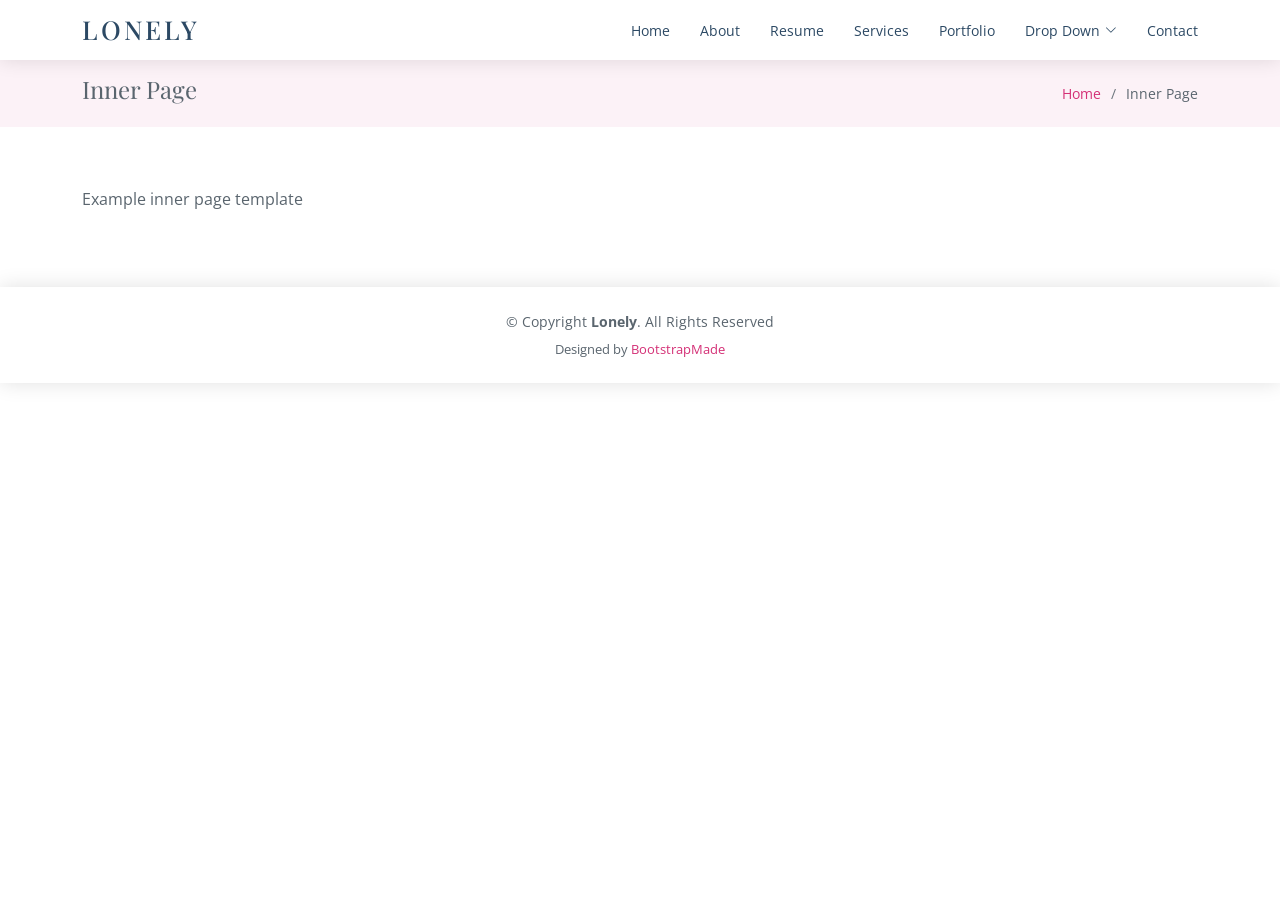
<file: backup/inner-page.html>
<!DOCTYPE html>
<html lang="en">

<head>
  <meta charset="utf-8">
  <meta content="width=device-width, initial-scale=1.0" name="viewport">

  <title>Inner Page - Lonely Bootstrap Template</title>
  <meta content="" name="description">
  <meta content="" name="keywords">

  <!-- Favicons -->
  <link href="assets/img/favicon.png" rel="icon">
  <link href="assets/img/apple-touch-icon.png" rel="apple-touch-icon">

  <!-- Google Fonts -->
  <link href="https://fonts.googleapis.com/css?family=Open+Sans:300,300i,400,400i,600,600i,700,700i|Poppins:300,300i,400,400i,500,500i,600,600i,700,700i|Playfair+Display:400,400i,500,500i,600,600i,700,700i&subset=cyrillic" rel="stylesheet">

  <!-- Vendor CSS Files -->
  <link href="assets/vendor/bootstrap/css/bootstrap.min.css" rel="stylesheet">
  <link href="assets/vendor/bootstrap-icons/bootstrap-icons.css" rel="stylesheet">
  <link href="assets/vendor/boxicons/css/boxicons.min.css" rel="stylesheet">
  <link href="assets/vendor/glightbox/css/glightbox.min.css" rel="stylesheet">
  <link href="assets/vendor/swiper/swiper-bundle.min.css" rel="stylesheet">

  <!-- Template Main CSS File -->
  <link href="assets/css/style.css" rel="stylesheet">

  <!-- =======================================================
  * Template Name: Lonely - v4.8.1
  * Template URL: https://bootstrapmade.com/free-html-bootstrap-template-lonely/
  * Author: BootstrapMade.com
  * License: https://bootstrapmade.com/license/
  ======================================================== -->
</head>

<body>

  <!-- ======= Header ======= -->
  <header id="header" class="d-flex align-items-center">
    <div class="container d-flex align-items-center justify-content-between">

      <div class="logo">
        <h1><a href="index.html">Lonely</a></h1>
        <!-- Uncomment below if you prefer to use an image logo -->
        <!-- <a href="index.html"><img src="assets/img/logo.png" alt="" class="img-fluid"></a>-->
      </div>

      <nav id="navbar" class="navbar">
        <ul>
          <li><a class="nav-link scrollto " href="#hero">Home</a></li>
          <li><a class="nav-link scrollto" href="#about">About</a></li>
          <li><a class="nav-link scrollto" href="#resume">Resume</a></li>
          <li><a class="nav-link scrollto" href="#services">Services</a></li>
          <li><a class="nav-link scrollto" href="#portfolio">Portfolio</a></li>
          <li class="dropdown"><a href="#"><span>Drop Down</span> <i class="bi bi-chevron-down"></i></a>
            <ul>
              <li><a href="#">Drop Down 1</a></li>
              <li class="dropdown"><a href="#"><span>Deep Drop Down</span> <i class="bi bi-chevron-right"></i></a>
                <ul>
                  <li><a href="#">Deep Drop Down 1</a></li>
                  <li><a href="#">Deep Drop Down 2</a></li>
                  <li><a href="#">Deep Drop Down 3</a></li>
                  <li><a href="#">Deep Drop Down 4</a></li>
                  <li><a href="#">Deep Drop Down 5</a></li>
                </ul>
              </li>
              <li><a href="#">Drop Down 2</a></li>
              <li><a href="#">Drop Down 3</a></li>
              <li><a href="#">Drop Down 4</a></li>
            </ul>
          </li>
          <li><a class="nav-link scrollto" href="#contact">Contact</a></li>
        </ul>
        <i class="bi bi-list mobile-nav-toggle"></i>
      </nav><!-- .navbar -->

    </div>
  </header><!-- End Header -->

  <main id="main">

    <!-- ======= Breadcrumbs Section ======= -->
    <section class="breadcrumbs">
      <div class="container">

        <div class="d-flex justify-content-between align-items-center">
          <h2>Inner Page</h2>
          <ol>
            <li><a href="index.html">Home</a></li>
            <li>Inner Page</li>
          </ol>
        </div>

      </div>
    </section><!-- End Breadcrumbs Section -->

    <section class="inner-page">
      <div class="container">
        <p>
          Example inner page template
        </p>
      </div>
    </section>

  </main><!-- End #main -->

  <!-- ======= Footer ======= -->
  <footer id="footer">
    <div class="container">
      <div class="copyright">
        &copy; Copyright <strong><span>Lonely</span></strong>. All Rights Reserved
      </div>
      <div class="credits">
        <!-- All the links in the footer should remain intact. -->
        <!-- You can delete the links only if you purchased the pro version. -->
        <!-- Licensing information: https://bootstrapmade.com/license/ -->
        <!-- Purchase the pro version with working PHP/AJAX contact form: https://bootstrapmade.com/free-html-bootstrap-template-lonely/ -->
        Designed by <a href="https://bootstrapmade.com/">BootstrapMade</a>
      </div>
    </div>
  </footer><!-- End  Footer -->

  <a href="#" class="back-to-top d-flex align-items-center justify-content-center"><i class="bi bi-arrow-up-short"></i></a>

  <!-- Vendor JS Files -->
  <script src="assets/vendor/purecounter/purecounter_vanilla.js"></script>
  <script src="assets/vendor/bootstrap/js/bootstrap.bundle.min.js"></script>
  <script src="assets/vendor/glightbox/js/glightbox.min.js"></script>
  <script src="assets/vendor/isotope-layout/isotope.pkgd.min.js"></script>
  <script src="assets/vendor/swiper/swiper-bundle.min.js"></script>
  <script src="assets/vendor/waypoints/noframework.waypoints.js"></script>
  <script src="assets/vendor/php-email-form/validate.js"></script>

  <!-- Template Main JS File -->
  <script src="assets/js/main.js"></script>

</body>

</html>
</file>
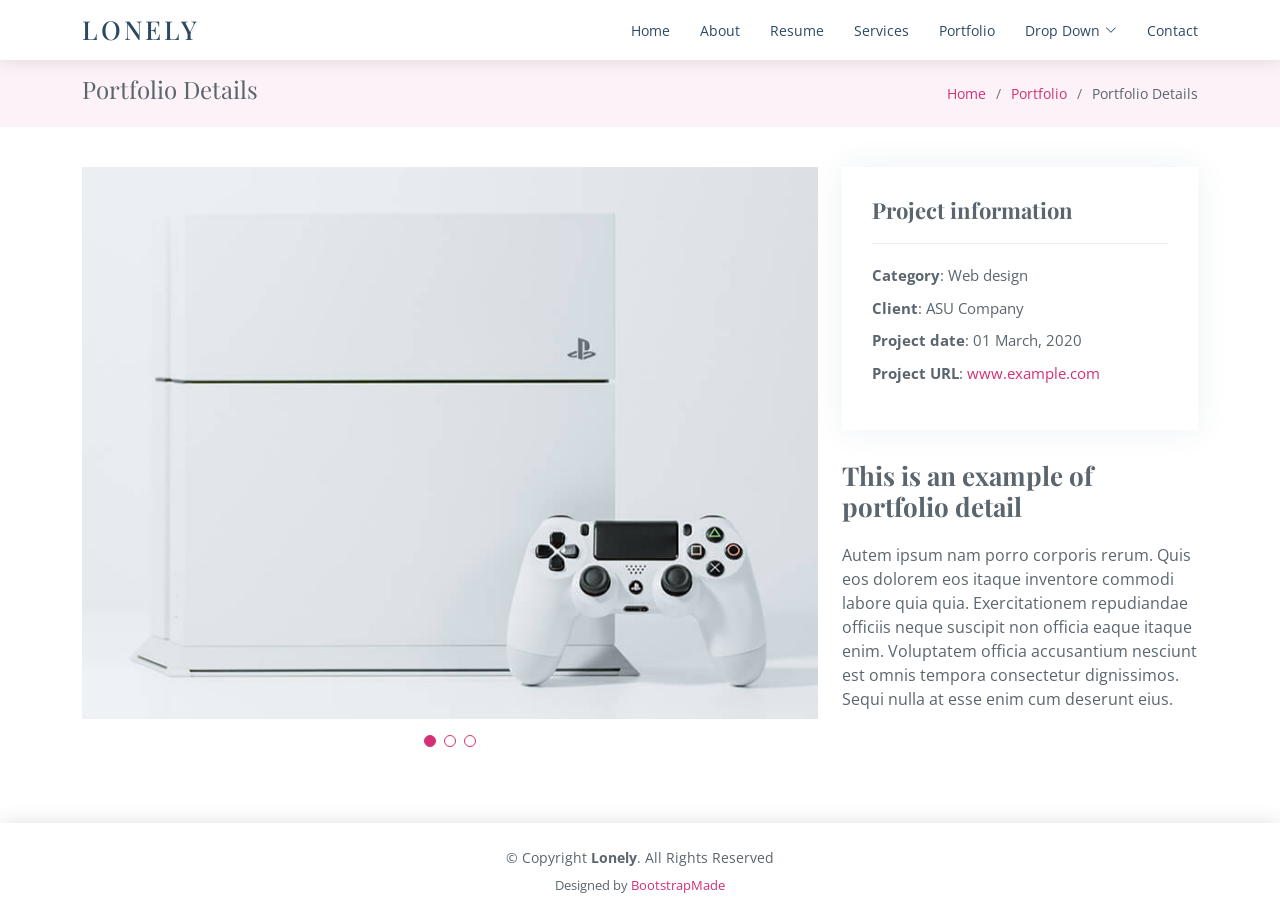
<file: backup/portfolio-details.html>
<!DOCTYPE html>
<html lang="en">

<head>
  <meta charset="utf-8">
  <meta content="width=device-width, initial-scale=1.0" name="viewport">

  <title>Portfolio Details - Lonely Bootstrap Template</title>
  <meta content="" name="description">
  <meta content="" name="keywords">

  <!-- Favicons -->
  <link href="assets/img/favicon.png" rel="icon">
  <link href="assets/img/apple-touch-icon.png" rel="apple-touch-icon">

  <!-- Google Fonts -->
  <link href="https://fonts.googleapis.com/css?family=Open+Sans:300,300i,400,400i,600,600i,700,700i|Poppins:300,300i,400,400i,500,500i,600,600i,700,700i|Playfair+Display:400,400i,500,500i,600,600i,700,700i&subset=cyrillic" rel="stylesheet">

  <!-- Vendor CSS Files -->
  <link href="assets/vendor/bootstrap/css/bootstrap.min.css" rel="stylesheet">
  <link href="assets/vendor/bootstrap-icons/bootstrap-icons.css" rel="stylesheet">
  <link href="assets/vendor/boxicons/css/boxicons.min.css" rel="stylesheet">
  <link href="assets/vendor/glightbox/css/glightbox.min.css" rel="stylesheet">
  <link href="assets/vendor/swiper/swiper-bundle.min.css" rel="stylesheet">

  <!-- Template Main CSS File -->
  <link href="assets/css/style.css" rel="stylesheet">

  <!-- =======================================================
  * Template Name: Lonely - v4.8.1
  * Template URL: https://bootstrapmade.com/free-html-bootstrap-template-lonely/
  * Author: BootstrapMade.com
  * License: https://bootstrapmade.com/license/
  ======================================================== -->
</head>

<body>

  <!-- ======= Header ======= -->
  <header id="header" class="d-flex align-items-center">
    <div class="container d-flex align-items-center justify-content-between">

      <div class="logo">
        <h1><a href="index.html">Lonely</a></h1>
        <!-- Uncomment below if you prefer to use an image logo -->
        <!-- <a href="index.html"><img src="assets/img/logo.png" alt="" class="img-fluid"></a>-->
      </div>

      <nav id="navbar" class="navbar">
        <ul>
          <li><a class="nav-link scrollto " href="#hero">Home</a></li>
          <li><a class="nav-link scrollto" href="#about">About</a></li>
          <li><a class="nav-link scrollto" href="#resume">Resume</a></li>
          <li><a class="nav-link scrollto" href="#services">Services</a></li>
          <li><a class="nav-link scrollto" href="#portfolio">Portfolio</a></li>
          <li class="dropdown"><a href="#"><span>Drop Down</span> <i class="bi bi-chevron-down"></i></a>
            <ul>
              <li><a href="#">Drop Down 1</a></li>
              <li class="dropdown"><a href="#"><span>Deep Drop Down</span> <i class="bi bi-chevron-right"></i></a>
                <ul>
                  <li><a href="#">Deep Drop Down 1</a></li>
                  <li><a href="#">Deep Drop Down 2</a></li>
                  <li><a href="#">Deep Drop Down 3</a></li>
                  <li><a href="#">Deep Drop Down 4</a></li>
                  <li><a href="#">Deep Drop Down 5</a></li>
                </ul>
              </li>
              <li><a href="#">Drop Down 2</a></li>
              <li><a href="#">Drop Down 3</a></li>
              <li><a href="#">Drop Down 4</a></li>
            </ul>
          </li>
          <li><a class="nav-link scrollto" href="#contact">Contact</a></li>
        </ul>
        <i class="bi bi-list mobile-nav-toggle"></i>
      </nav><!-- .navbar -->

    </div>
  </header><!-- End Header -->

  <main id="main">

    <!-- ======= Breadcrumbs Section ======= -->
    <section class="breadcrumbs">
      <div class="container">

        <div class="d-flex justify-content-between align-items-center">
          <h2>Portfolio Details</h2>
          <ol>
            <li><a href="index.html">Home</a></li>
            <li><a href="portfolio.html">Portfolio</a></li>
            <li>Portfolio Details</li>
          </ol>
        </div>

      </div>
    </section><!-- Breadcrumbs Section -->

    <!-- ======= Portfolio Details Section ======= -->
    <section id="portfolio-details" class="portfolio-details">
      <div class="container">

        <div class="row gy-4">

          <div class="col-lg-8">
            <div class="portfolio-details-slider swiper">
              <div class="swiper-wrapper align-items-center">

                <div class="swiper-slide">
                  <img src="assets/img/portfolio/portfolio-1.jpg" alt="">
                </div>

                <div class="swiper-slide">
                  <img src="assets/img/portfolio/portfolio-2.jpg" alt="">
                </div>

                <div class="swiper-slide">
                  <img src="assets/img/portfolio/portfolio-3.jpg" alt="">
                </div>

              </div>
              <div class="swiper-pagination"></div>
            </div>
          </div>

          <div class="col-lg-4">
            <div class="portfolio-info">
              <h3>Project information</h3>
              <ul>
                <li><strong>Category</strong>: Web design</li>
                <li><strong>Client</strong>: ASU Company</li>
                <li><strong>Project date</strong>: 01 March, 2020</li>
                <li><strong>Project URL</strong>: <a href="#">www.example.com</a></li>
              </ul>
            </div>
            <div class="portfolio-description">
              <h2>This is an example of portfolio detail</h2>
              <p>
                Autem ipsum nam porro corporis rerum. Quis eos dolorem eos itaque inventore commodi labore quia quia. Exercitationem repudiandae officiis neque suscipit non officia eaque itaque enim. Voluptatem officia accusantium nesciunt est omnis tempora consectetur dignissimos. Sequi nulla at esse enim cum deserunt eius.
              </p>
            </div>
          </div>

        </div>

      </div>
    </section><!-- End Portfolio Details Section -->

  </main><!-- End #main -->

  <!-- ======= Footer ======= -->
  <footer id="footer">
    <div class="container">
      <div class="copyright">
        &copy; Copyright <strong><span>Lonely</span></strong>. All Rights Reserved
      </div>
      <div class="credits">
        <!-- All the links in the footer should remain intact. -->
        <!-- You can delete the links only if you purchased the pro version. -->
        <!-- Licensing information: https://bootstrapmade.com/license/ -->
        <!-- Purchase the pro version with working PHP/AJAX contact form: https://bootstrapmade.com/free-html-bootstrap-template-lonely/ -->
        Designed by <a href="https://bootstrapmade.com/">BootstrapMade</a>
      </div>
    </div>
  </footer><!-- End  Footer -->

  <a href="#" class="back-to-top d-flex align-items-center justify-content-center"><i class="bi bi-arrow-up-short"></i></a>

  <!-- Vendor JS Files -->
  <script src="assets/vendor/purecounter/purecounter_vanilla.js"></script>
  <script src="assets/vendor/bootstrap/js/bootstrap.bundle.min.js"></script>
  <script src="assets/vendor/glightbox/js/glightbox.min.js"></script>
  <script src="assets/vendor/isotope-layout/isotope.pkgd.min.js"></script>
  <script src="assets/vendor/swiper/swiper-bundle.min.js"></script>
  <script src="assets/vendor/waypoints/noframework.waypoints.js"></script>
  <script src="assets/vendor/php-email-form/validate.js"></script>

  <!-- Template Main JS File -->
  <script src="assets/js/main.js"></script>

</body>

</html>
</file>
<file: css/style.css>
/********** Template CSS **********/
:root {
    --primary: #6244C5;
    --secondary: #FFC448;
    --light: #FAFAFB;
    --dark: #12141D;
}

.back-to-top {
    position: fixed;
    display: none;
    right: 45px;
    bottom: 45px;
    z-index: 99;
}

.my-6 {
    margin-top: 6rem;
    margin-bottom: 6rem;
}

.py-6 {
    padding-top: 6rem;
    padding-bottom: 6rem;
}


/*** Spinner ***/
#spinner {
    opacity: 0;
    visibility: hidden;
    transition: opacity .5s ease-out, visibility 0s linear .5s;
    z-index: 99999;
}

#spinner.show {
    transition: opacity .5s ease-out, visibility 0s linear 0s;
    visibility: visible;
    opacity: 1;
}


/*** Button ***/
.btn {
    font-weight: 500;
    transition: .5s;
}

.btn.btn-primary,
.btn.btn-secondary {
    color: #FFFFFF;
}

.btn-square {
    width: 38px;
    height: 38px;
}

.btn-sm-square {
    width: 32px;
    height: 32px;
}

.btn-lg-square {
    width: 48px;
    height: 48px;
}

.btn-square,
.btn-sm-square,
.btn-lg-square {
    padding: 0;
    display: flex;
    align-items: center;
    justify-content: center;
    font-weight: normal;
}


/*** Navbar ***/
.navbar.fixed-top {
    display: none;
    transition: .5s;
}

.navbar .navbar-nav .nav-link {
    padding: 20px 15px;
    color: var(--dark);
    font-size: 18px;
    font-weight: 600;
    outline: none;
}

.navbar .navbar-nav .nav-link:hover,
.navbar .navbar-nav .nav-link.active {
    color: var(--primary);
}

@media (max-width: 991.98px) {
    .navbar .navbar-nav .nav-link  {
        padding: 10px 0;
    }
}


/*** Header ***/
#home {
    margin-bottom: 6rem;
    background: url(../img/bg-header.png) left top no-repeat;
}

.typed-cursor {
    font-size: 30px;
    color: var(--dark);
}

.btn-play {
    position: relative;
    display: block;
    box-sizing: content-box;
    width: 16px;
    height: 26px;
    border-radius: 100%;
    border: none;
    outline: none !important;
    padding: 18px 20px 20px 28px;
    background: var(--primary);
}

.btn-play:before {
    content: "";
    position: absolute;
    z-index: 0;
    left: 50%;
    top: 50%;
    transform: translateX(-50%) translateY(-50%);
    display: block;
    width: 60px;
    height: 60px;
    background: var(--primary);
    border-radius: 100%;
    animation: pulse-border 1500ms ease-out infinite;
}

.btn-play:after {
    content: "";
    position: absolute;
    z-index: 1;
    left: 50%;
    top: 50%;
    transform: translateX(-50%) translateY(-50%);
    display: block;
    width: 60px;
    height: 60px;
    background: #FFFFFF;
    border-radius: 100%;
    transition: all 200ms;
}

.btn-play span {
    display: block;
    position: relative;
    z-index: 3;
    width: 0;
    height: 0;
    left: -1px;
    border-left: 16px solid var(--primary);
    border-top: 11px solid transparent;
    border-bottom: 11px solid transparent;
}

@keyframes pulse-border {
    0% {
        transform: translateX(-50%) translateY(-50%) translateZ(0) scale(1);
        opacity: 1;
    }

    100% {
        transform: translateX(-50%) translateY(-50%) translateZ(0) scale(2);
        opacity: 0;
    }
}

.modal-video .modal-dialog {
    position: relative;
    max-width: 800px;
    margin: 60px auto 0 auto;
}

.modal-video .modal-body {
    position: relative;
    padding: 0px;
}

.modal-video .close {
    position: absolute;
    width: 30px;
    height: 30px;
    right: 0px;
    top: -30px;
    z-index: 999;
    font-size: 30px;
    font-weight: normal;
    color: #FFFFFF;
    background: #000000;
    opacity: 1;
}


/*** About ***/
#about .years .display-1 {
    font-size: 10rem;
    line-height: 9rem;
}

#about .years h5 {
    letter-spacing: 30px;
    margin-right: -30px;
}


/*** Skills ***/
#skill .progress {
    height: 5px;
    border-radius: 5px;
}

#skill .progress .progress-bar {
    width: 0px;
    border-radius: 5px;
    transition: 3s;
}

#skill .nav-pills .nav-link {
    color: var(--dark);
}

#skill .nav-pills .nav-link.active {
    color: #FFFFFF;
}

#skill .tab-content hr {
    width: 30px;
}


/*** Service ***/
.service-item .bg-icon {
    width: 100px;
    height: 100px;
    display: flex;
    align-items: center;
    justify-content: center;
    background: url(../img/bg-icon.png) center center no-repeat;
    background-size: cover;
}


/*** Project Portfolio ***/
#portfolio-flters li {
    display: inline-block;
    font-weight: 500;
    color: var(--dark);
    cursor: pointer;
    transition: .5s;
    border-bottom: 2px solid transparent;
}

#portfolio-flters li:hover,
#portfolio-flters li.active {
    color: var(--primary);
    border-color: var(--primary);
}

.portfolio-img {
    position: relative;
}

.portfolio-btn {
    position: absolute;
    width: 100%;
    height: 100%;
    top: 0;
    left: 0;
    background: rgba(98, 68, 197, .9);
    display: flex;
    align-items: flex-end;
    justify-content: flex-start;
    padding: 30px;
    padding-bottom: 100px !important;
    opacity: 0;
    transition: .5s;
}

.portfolio-item:hover .portfolio-btn {
    opacity: 1;
    padding-bottom: 30px !important;
}


/*** Team ***/
.team-item img {
    transition: .5s;
}

.team-item:hover img {
    opacity: .7;
}

.team-item .team-text {
    position: absolute;
    left: 0;
    right: 60px;
    bottom: 30px;
    display: flex;
    align-items: center;
    justify-content: space-between;
    opacity: 0;
    transition: .5s;
}

.team-item:hover .team-text {
    right: 30px;
    opacity: 1;
}

.team-item .team-text div {
    transition: .5s;
}

.team-item:hover .team-text div {
    margin-left: 30px;
}


/*** Testimonial ***/
.testimonial-left,
.testimonial-right {
    position: relative;
}

.testimonial-left img,
.testimonial-right img {
    position: absolute;
    padding: 5px;
    border: 1px solid var(--secondary);
    border-radius: 70px;
}

.testimonial-left img:nth-child(1),
.testimonial-right img:nth-child(3) {
    width: 70px;
    height: 70px;
    top: 10%;
    left: 50%;
    transform: translateX(-50%);
}

.testimonial-left img:nth-child(2),
.testimonial-right img:nth-child(2) {
    width: 60px;
    height: 60px;
    top: 50%;
    left: 10%;
    transform: translateY(-50%);
}

.testimonial-left img:nth-child(3),
.testimonial-right img:nth-child(1) {
    width: 50px;
    height: 50px;
    bottom: 10%;
    right: 10%;
}

.testimonial-carousel .owl-item img {
    width: 120px;
    height: 120px;
}

.testimonial-carousel .testimonial-icon {
    position: absolute;
    width: 40px;
    height: 40px;
    left: 50%;
    bottom: -15px;
    transform: translateX(-50%);
    display: flex;
    align-items: center;
    justify-content: center;
    background: #FFFFFF;
    border: 1px solid var(--secondary);
    border-radius: 60px;
}

.testimonial-carousel .owl-dots {
    height: 40px;
    margin-top: 25px;
    display: flex;
    align-items: center;
    justify-content: center;
}

.testimonial-carousel .owl-dot {
    position: relative;
    display: inline-block;
    margin: 0 5px;
    width: 30px;
    height: 30px;
    background: #FFFFFF;
    border: 2px solid var(--secondary);
    border-radius: 30px;
    transition: .5s;
}

.testimonial-carousel .owl-dot::after {
    position: absolute;
    content: "";
    width: 16px;
    height: 16px;
    top: 5px;
    left: 5px;
    border-radius: 16px;
    background: var(--secondary);
    transition: .5s;
}

.testimonial-carousel .owl-dot.active::after {
    background: var(--primary);
}
</file>
<file: backup/assets/css/style.css>
/**
* Template Name: Lonely - v4.8.1
* Template URL: https://bootstrapmade.com/free-html-bootstrap-template-lonely/
* Author: BootstrapMade.com
* License: https://bootstrapmade.com/license/
*/


/*--------------------------------------------------------------
# General
--------------------------------------------------------------*/

body {
    font-family: "Open Sans", sans-serif;
    color: #5a656e;
}

a {
    color: #d43076;
    text-decoration: none;
}

a:hover {
    color: #dd5a92;
    text-decoration: none;
}

h1,
h2,
h3,
h4,
h5,
h6 {
    font-family: "Playfair Display", serif;
}


/*--------------------------------------------------------------
# Back to top button
--------------------------------------------------------------*/

.back-to-top {
    position: fixed;
    visibility: hidden;
    opacity: 0;
    right: 15px;
    bottom: 15px;
    z-index: 9999;
    background: #d43076;
    width: 40px;
    height: 40px;
    border-radius: 50px;
    transition: all 0.4s;
}

.back-to-top i {
    font-size: 24px;
    color: #fff;
    line-height: 0;
}

.back-to-top:hover {
    background: #db528c;
    color: #fff;
}

.back-to-top.active {
    visibility: visible;
    opacity: 1;
}


/*--------------------------------------------------------------
# Header
--------------------------------------------------------------*/

#header {
    transition: all 0.5s;
    z-index: 997;
    transition: all 0.5s;
    height: 60px;
    background: #fff;
    box-shadow: 0px 0px 20px 0px rgba(0, 0, 0, 0.12);
}

#header .logo h1 {
    font-size: 26px;
    margin: 0;
    padding: 6px 0;
    line-height: 1;
    font-weight: 500;
    letter-spacing: 3px;
    text-transform: uppercase;
}

#header .logo h1 a,
#header .logo h1 a:hover {
    color: #2c4964;
    text-decoration: none;
}

#header .logo img {
    padding: 0;
    margin: 0;
    max-height: 40px;
}

.scrolled-offset {
    margin-top: 60px;
}


/*--------------------------------------------------------------
# Navigation Menu
--------------------------------------------------------------*/


/**
* Desktop Navigation 
*/

.navbar {
    padding: 0;
}

.navbar ul {
    margin: 0;
    padding: 0;
    display: flex;
    list-style: none;
    align-items: center;
}

.navbar li {
    position: relative;
}

.navbar a,
.navbar a:focus {
    display: flex;
    align-items: center;
    justify-content: space-between;
    padding: 10px 0 10px 30px;
    font-size: 14px;
    color: #2c4964;
    white-space: nowrap;
    transition: 0.3s;
}

.navbar a i,
.navbar a:focus i {
    font-size: 12px;
    line-height: 0;
    margin-left: 5px;
}

.navbar a:hover,
.navbar .active,
.navbar .active:focus,
.navbar li:hover>a {
    color: #d43076;
}

.navbar .dropdown ul {
    display: block;
    position: absolute;
    left: 14px;
    top: 100%;
    margin: 0;
    padding: 10px 0;
    z-index: 99;
    opacity: 0;
    visibility: hidden;
    background: #fff;
    box-shadow: 0px 0px 30px rgba(127, 137, 161, 0.25);
    transition: 0.3s;
    border-radius: 4px;
}

.navbar .dropdown ul li {
    min-width: 200px;
}

.navbar .dropdown ul a {
    padding: 10px 20px;
    text-transform: none;
}

.navbar .dropdown ul a i {
    font-size: 12px;
}

.navbar .dropdown ul a:hover,
.navbar .dropdown ul .active:hover,
.navbar .dropdown ul li:hover>a {
    color: #d43076;
}

.navbar .dropdown:hover>ul {
    opacity: 1;
    visibility: visible;
}

.navbar .dropdown .dropdown ul {
    top: 0;
    left: calc(100% - 30px);
    visibility: hidden;
}

.navbar .dropdown .dropdown:hover>ul {
    opacity: 1;
    top: 0;
    left: 100%;
    visibility: visible;
}

@media (max-width: 1366px) {
    .navbar .dropdown .dropdown ul {
        left: -90%;
    }
    .navbar .dropdown .dropdown:hover>ul {
        left: -100%;
    }
}


/**
* Mobile Navigation 
*/

.mobile-nav-toggle {
    color: #2c4964;
    font-size: 28px;
    cursor: pointer;
    display: none;
    line-height: 0;
    transition: 0.5s;
}

.mobile-nav-toggle.bi-x {
    color: #fff;
}

@media (max-width: 991px) {
    .mobile-nav-toggle {
        display: block;
    }
    .navbar ul {
        display: none;
    }
}

.navbar-mobile {
    position: fixed;
    overflow: hidden;
    top: 0;
    right: 0;
    left: 0;
    bottom: 0;
    background: rgba(13, 21, 29, 0.6);
    transition: 0.3s;
    z-index: 998;
}

.navbar-mobile .mobile-nav-toggle {
    position: absolute;
    top: 15px;
    right: 15px;
}

.navbar-mobile ul {
    display: block;
    position: absolute;
    top: 55px;
    right: 15px;
    bottom: 15px;
    left: 15px;
    padding: 10px 0;
    border-radius: 10px;
    background-color: #fff;
    overflow-y: auto;
    transition: 0.3s;
}

.navbar-mobile a,
.navbar-mobile a:focus {
    padding: 10px 20px;
    font-size: 15px;
    color: #2c4964;
}

.navbar-mobile a:hover,
.navbar-mobile .active,
.navbar-mobile li:hover>a {
    color: #d43076;
}

.navbar-mobile .getstarted,
.navbar-mobile .getstarted:focus {
    margin: 15px;
}

.navbar-mobile .dropdown ul {
    position: static;
    display: none;
    margin: 10px 20px;
    padding: 10px 0;
    z-index: 99;
    opacity: 1;
    visibility: visible;
    background: #fff;
    box-shadow: 0px 0px 30px rgba(127, 137, 161, 0.25);
}

.navbar-mobile .dropdown ul li {
    min-width: 200px;
}

.navbar-mobile .dropdown ul a {
    padding: 10px 20px;
}

.navbar-mobile .dropdown ul a i {
    font-size: 12px;
}

.navbar-mobile .dropdown ul a:hover,
.navbar-mobile .dropdown ul .active:hover,
.navbar-mobile .dropdown ul li:hover>a {
    color: #d43076;
}

.navbar-mobile .dropdown>.dropdown-active {
    display: block;
}


/*--------------------------------------------------------------
# Hero Section
--------------------------------------------------------------*/

#hero {
    width: 100%;
    height: 75vh;
    background: url("../img/1659083480369.jpg") top center;
    background-size: cover;
    padding: 0 15px;
}

#hero h1 {
    margin: 0 0 10px 0;
    font-size: 48px;
    font-weight: 700;
    line-height: 56px;
    color: #fff;
}

#hero h2 {
    color: #eee;
    margin-bottom: 10px;
    font-size: 24px;
    font-weight: 300;
    font-family: "Poppins", sans-serif;
}

#hero .btn-get-started {
    font-size: 64px;
    transition: 0.5s;
    color: #fff;
    height: 60px;
}

#hero .btn-get-started:hover {
    padding-top: 10px;
    color: #d43076;
}

@media (min-width: 1024px) {
    #hero {
        background-attachment: fixed;
    }
}

@media (max-width: 768px) {
    #hero h1 {
        font-size: 28px;
        line-height: 36px;
    }
    #hero h2 {
        font-size: 18px;
        line-height: 24px;
        margin-bottom: 30px;
    }
}


/*--------------------------------------------------------------
# Sections General
--------------------------------------------------------------*/

section {
    padding: 60px 0;
}

.section-bg {
    background: linear-gradient(180deg, #f2f6f9 0%, #fff 100%);
}

.section-title {
    padding-bottom: 30px;
}

.section-title h2 {
    font-size: 32px;
    font-weight: bold;
    margin-bottom: 15px;
    padding-bottom: 15px;
    position: relative;
    color: #345676;
}

.section-title h2::after {
    content: "";
    position: absolute;
    display: block;
    width: 50px;
    height: 3px;
    background: #d43076;
    bottom: 0;
    left: 0;
}

.section-title p {
    margin-bottom: 0;
}


/*--------------------------------------------------------------
# Breadcrumbs
--------------------------------------------------------------*/

.breadcrumbs {
    padding: 15px 0;
    background-color: #fcf2f7;
    min-height: 40px;
}

.breadcrumbs h2 {
    font-size: 24px;
    font-weight: 300;
}

.breadcrumbs ol {
    display: flex;
    flex-wrap: wrap;
    list-style: none;
    padding: 0;
    margin: 0;
    font-size: 14px;
}

.breadcrumbs ol li+li {
    padding-left: 10px;
}

.breadcrumbs ol li+li::before {
    display: inline-block;
    padding-right: 10px;
    color: #6c757d;
    content: "/";
}

@media (max-width: 768px) {
    .breadcrumbs .d-flex {
        display: block !important;
    }
    .breadcrumbs ol {
        display: block;
    }
    .breadcrumbs ol li {
        display: inline-block;
    }
}


/*--------------------------------------------------------------
# About
--------------------------------------------------------------*/

.about .content {
    padding: 30px 0;
}

.about .content h3 {
    font-weight: 500;
    font-size: 34px;
    color: #2c4964;
}

.about .content p {
    margin-bottom: 0;
}

.about .content .count-box {
    padding: 20px 0;
    width: 100%;
}

.about .content .count-box i {
    display: block;
    font-size: 36px;
    color: #eeafca;
    float: left;
    line-height: 0;
}

.about .content .count-box span {
    font-size: 36px;
    line-height: 20px;
    display: block;
    font-weight: 700;
    color: #2c4964;
    margin-left: 50px;
    font-family: "Playfair Display", serif;
}

.about .content .count-box p {
    padding: 15px 0 0 0;
    margin: 0 0 0 50px;
    font-family: "Playfair Display", serif;
    font-size: 14px;
    color: #437099;
}

.about .content .count-box a {
    font-weight: 600;
    display: block;
    margin-top: 20px;
    color: #437099;
    font-size: 15px;
    font-family: "Poppins", sans-serif;
    transition: ease-in-out 0.3s;
}

.about .content .count-box a:hover {
    color: #6b96be;
}

.about .image {
    background: url("../img/20220625_142843_polarr.jpg") center center no-repeat;
    background-size: cover;
    min-height: 400px;
}

@media (max-width: 991px) {
    .about .image {
        text-align: center;
    }
    .about .image img {
        max-width: 80%;
    }
}

@media (max-width: 667px) {
    .about .image img {
        max-width: 100%;
    }
}


/*--------------------------------------------------------------
# Skills
--------------------------------------------------------------*/

.skills .progress {
    height: 50px;
    display: block;
    background: none;
}

.skills .progress .skill {
    padding: 10px 0;
    margin: 0 0 6px 0;
    text-transform: uppercase;
    display: block;
    font-weight: 600;
    font-family: "Poppins", sans-serif;
    color: #2c4964;
}

.skills .progress .skill .val {
    float: right;
    font-style: normal;
}

.skills .progress-bar-wrap {
    background: #fbeaf1;
}

.skills .progress-bar {
    width: 1px;
    height: 10px;
    transition: 0.9s;
    background-color: #dd5a92;
}


/*--------------------------------------------------------------
# Resume
--------------------------------------------------------------*/

.resume .resume-title {
    font-size: 26px;
    font-weight: 500;
    margin-top: 20px;
    margin-bottom: 20px;
    color: #4b7dab;
    font-family: "Poppins", sans-serif;
}

.resume .resume-item {
    padding: 0 0 20px 20px;
    margin-top: -2px;
    border-left: 2px solid #d43076;
    position: relative;
}

.resume .resume-item h4 {
    line-height: 18px;
    font-size: 18px;
    font-weight: 600;
    color: #2c4964;
    margin-bottom: 10px;
}

.resume .resume-item h5 {
    font-size: 16px;
    background: #e4ebf3;
    padding: 5px 15px;
    display: inline-block;
    font-weight: 400;
    margin-bottom: 10px;
    font-family: "Poppins", sans-serif;
}

.resume .resume-item ul {
    padding-left: 20px;
}

.resume .resume-item ul li {
    padding-bottom: 10px;
}

.resume .resume-item:last-child {
    padding-bottom: 0;
}

.resume .resume-item::before {
    content: "";
    position: absolute;
    width: 16px;
    height: 16px;
    border-radius: 50px;
    left: -9px;
    top: 0;
    background: #fff;
    border: 2px solid #d43076;
}


/*--------------------------------------------------------------
# Services
--------------------------------------------------------------*/

.services .icon-box {
    padding: 20px 15px;
    position: relative;
    overflow: hidden;
    background: #fff;
    box-shadow: 0 0 29px 0 rgba(68, 88, 144, 0.2);
    transition: all 0.3s ease-in-out;
    border-radius: 8px;
    text-align: center;
    z-index: 1;
}

.services .icon-box::before {
    content: "";
    position: absolute;
    top: 0;
    left: 0;
    right: 0;
    height: 0;
    transition: ease-in-out 0.3s;
    z-index: -1;
}

.services .icon-box:hover::before {
    background: #d43076;
    height: 100%;
    border-radius: 0px;
}

.services .icon {
    margin: 0 auto 30px auto;
    padding-top: 10px;
    display: inline-block;
    text-align: center;
    border-radius: 50%;
    width: 60px;
    height: 60px;
    background: #d43076;
    transition: all 0.3s ease-in-out;
}

.services .icon i {
    font-size: 36px;
    line-height: 1;
    color: #fff;
}

.services .title {
    font-weight: 700;
    margin-bottom: 15px;
    font-size: 18px;
}

.services .title a {
    color: #111;
}

.services .description {
    font-size: 15px;
    line-height: 24px;
    margin-bottom: 0;
}

.services .icon-box:hover .title a,
.services .icon-box:hover .description {
    color: #fff;
}

.services .icon-box:hover .icon {
    background: #fff;
}

.services .icon-box:hover .icon i {
    color: #d43076;
}

@media (max-width: 768px) {
    .services .icon-box::before {
        bottom: 60%;
    }
}


/*--------------------------------------------------------------
# Portfolio
--------------------------------------------------------------*/

.portfolio .portfolio-item {
    margin-bottom: 30px;
}

.portfolio #portfolio-flters {
    padding: 0;
    margin: 0 auto 35px auto;
    list-style: none;
    text-align: center;
    background: #fff;
    border-radius: 50px;
    padding: 2px 15px;
    box-shadow: 0px 2px 15px rgba(0, 0, 0, 0.08);
}

.portfolio #portfolio-flters li {
    cursor: pointer;
    display: inline-block;
    padding: 10px 15px 8px 15px;
    font-size: 14px;
    font-weight: 600;
    line-height: 1;
    text-transform: uppercase;
    color: #5a656e;
    margin-bottom: 5px;
    transition: all 0.3s ease-in-out;
}

.portfolio #portfolio-flters li:hover,
.portfolio #portfolio-flters li.filter-active {
    color: #d43076;
}

.portfolio #portfolio-flters li:last-child {
    margin-right: 0;
}

.portfolio .portfolio-wrap {
    transition: 0.3s;
    position: relative;
    overflow: hidden;
    z-index: 1;
}

.portfolio .portfolio-wrap::before {
    content: "";
    background: rgba(44, 73, 100, 0.6);
    position: absolute;
    left: 30px;
    right: 30px;
    top: 30px;
    bottom: 30px;
    transition: all ease-in-out 0.3s;
    z-index: 2;
    opacity: 0;
}

.portfolio .portfolio-wrap .portfolio-info {
    opacity: 0;
    position: absolute;
    top: 10%;
    left: 0;
    right: 0;
    text-align: center;
    z-index: 3;
    transition: all ease-in-out 0.3s;
}

.portfolio .portfolio-wrap .portfolio-info h4 {
    font-size: 20px;
    color: #fff;
    font-weight: 600;
}

.portfolio .portfolio-wrap .portfolio-info p {
    color: #ffffff;
    font-size: 14px;
    text-transform: uppercase;
}

.portfolio .portfolio-wrap .portfolio-links {
    opacity: 0;
    left: 0;
    right: 0;
    bottom: 10%;
    text-align: center;
    z-index: 3;
    position: absolute;
    transition: all ease-in-out 0.3s;
}

.portfolio .portfolio-wrap .portfolio-links a {
    color: #fff;
    margin: 0 2px;
    font-size: 28px;
    display: inline-block;
    transition: 0.3s;
}

.portfolio .portfolio-wrap .portfolio-links a:hover {
    color: #e684ae;
}

.portfolio .portfolio-wrap:hover::before {
    top: 0;
    left: 0;
    right: 0;
    bottom: 0;
    opacity: 1;
}

.portfolio .portfolio-wrap:hover .portfolio-info {
    opacity: 1;
    top: calc(50% - 48px);
}

.portfolio .portfolio-wrap:hover .portfolio-links {
    opacity: 1;
    bottom: calc(50% - 50px);
}


/*--------------------------------------------------------------
# Portfolio Details
--------------------------------------------------------------*/

.portfolio-details {
    padding-top: 40px;
}

.portfolio-details .portfolio-details-slider img {
    width: 100%;
}

.portfolio-details .portfolio-details-slider .swiper-pagination {
    margin-top: 20px;
    position: relative;
}

.portfolio-details .portfolio-details-slider .swiper-pagination .swiper-pagination-bullet {
    width: 12px;
    height: 12px;
    background-color: #fff;
    opacity: 1;
    border: 1px solid #d43076;
}

.portfolio-details .portfolio-details-slider .swiper-pagination .swiper-pagination-bullet-active {
    background-color: #d43076;
}

.portfolio-details .portfolio-info {
    padding: 30px;
    box-shadow: 0px 0 30px rgba(44, 73, 100, 0.08);
}

.portfolio-details .portfolio-info h3 {
    font-size: 22px;
    font-weight: 700;
    margin-bottom: 20px;
    padding-bottom: 20px;
    border-bottom: 1px solid #eee;
}

.portfolio-details .portfolio-info ul {
    list-style: none;
    padding: 0;
    font-size: 15px;
}

.portfolio-details .portfolio-info ul li+li {
    margin-top: 10px;
}

.portfolio-details .portfolio-description {
    padding-top: 30px;
}

.portfolio-details .portfolio-description h2 {
    font-size: 26px;
    font-weight: 700;
    margin-bottom: 20px;
}

.portfolio-details .portfolio-description p {
    padding: 0;
}


/*--------------------------------------------------------------
# Testimonials
--------------------------------------------------------------*/

.testimonials .testimonials-carousel,
.testimonials .testimonials-slider {
    overflow: hidden;
}

.testimonials .testimonial-item {
    box-sizing: content-box;
    min-height: 320px;
}

.testimonials .testimonial-item .testimonial-img {
    width: 90px;
    border-radius: 50%;
    margin: -40px 0 0 40px;
    position: relative;
    z-index: 2;
    border: 6px solid #fff;
    box-shadow: 0px 5px 15px rgba(0, 0, 0, 0.1);
}

.testimonials .testimonial-item h3 {
    font-size: 18px;
    font-weight: bold;
    margin: 10px 0 5px 45px;
    color: #2c4964;
}

.testimonials .testimonial-item h4 {
    font-size: 14px;
    color: #6b96be;
    margin: 0 0 0 45px;
}

.testimonials .testimonial-item .quote-icon-left,
.testimonials .testimonial-item .quote-icon-right {
    color: #f7d9e6;
    font-size: 26px;
}

.testimonials .testimonial-item .quote-icon-left {
    display: inline-block;
    left: -5px;
    position: relative;
}

.testimonials .testimonial-item .quote-icon-right {
    display: inline-block;
    right: -5px;
    position: relative;
    top: 10px;
}

.testimonials .testimonial-item p {
    font-style: italic;
    margin: 0 15px 0 15px;
    padding: 20px 20px 60px 20px;
    background: #fff;
    position: relative;
    border-radius: 6px;
    position: relative;
    z-index: 1;
    box-shadow: 0px 2px 15px rgba(0, 0, 0, 0.1);
}

.testimonials .swiper-pagination {
    margin-top: 20px;
    position: relative;
}

.testimonials .swiper-pagination .swiper-pagination-bullet {
    width: 12px;
    height: 12px;
    background-color: #fff;
    opacity: 1;
    border: 1px solid #d43076;
}

.testimonials .swiper-pagination .swiper-pagination-bullet-active {
    background-color: #d43076;
}

@media (max-width: 767px) {
    .testimonials {
        margin: 30px 10px;
    }
}


/*--------------------------------------------------------------
# Contact
--------------------------------------------------------------*/

.contact .contact-about h3 {
    font-size: 36px;
    margin: 0 0 10px 0;
    padding: 0;
    line-height: 1;
    font-weight: 300;
    letter-spacing: 3px;
    text-transform: uppercase;
    color: #d43076;
}

.contact .contact-about p {
    font-size: 14px;
    line-height: 24px;
    font-family: "Playfair Display", serif;
    color: #3c6387;
}

.contact .social-links {
    padding-bottom: 20px;
}

.contact .social-links a {
    font-size: 18px;
    display: inline-block;
    background: #fff;
    color: #d43076;
    line-height: 0;
    padding: 8px 0;
    margin-right: 4px;
    border-radius: 50%;
    text-align: center;
    width: 36px;
    height: 36px;
    transition: 0.3s;
    border: 1px solid #d43076;
}

.contact .social-links a:hover {
    background: #d43076;
    color: #fff;
}

.contact .info {
    color: #5a656e;
}

.contact .info i {
    font-size: 32px;
    color: #d43076;
    line-height: 0;
    margin-right: 15px;
}

.contact .info p {
    font-size: 14px;
    margin: 0;
}

.contact .php-email-form .error-message {
    display: none;
    color: #fff;
    background: #ed3c0d;
    text-align: left;
    padding: 15px;
    font-weight: 600;
}

.contact .php-email-form .error-message br+br {
    margin-top: 25px;
}

.contact .php-email-form .sent-message {
    display: none;
    color: #fff;
    background: #18d26e;
    text-align: center;
    padding: 15px;
    font-weight: 600;
}

.contact .php-email-form .loading {
    display: none;
    background: #fff;
    text-align: center;
    padding: 15px;
}

.contact .php-email-form .loading:before {
    content: "";
    display: inline-block;
    border-radius: 50%;
    width: 24px;
    height: 24px;
    margin: 0 10px -6px 0;
    border: 3px solid #18d26e;
    border-top-color: #eee;
    -webkit-animation: animate-loading 1s linear infinite;
    animation: animate-loading 1s linear infinite;
}

.contact .php-email-form input,
.contact .php-email-form textarea {
    border-radius: 0;
    box-shadow: none;
    font-size: 14px;
}

.contact .php-email-form input:focus,
.contact .php-email-form textarea:focus {
    border-color: #d43076;
}

.contact .php-email-form button[type=submit] {
    background: #d43076;
    border: 0;
    padding: 10px 24px;
    color: #fff;
    transition: 0.4s;
    border-radius: 50px;
}

.contact .php-email-form button[type=submit]:hover {
    background: #dd5a92;
}

@-webkit-keyframes animate-loading {
    0% {
        transform: rotate(0deg);
    }
    100% {
        transform: rotate(360deg);
    }
}

@keyframes animate-loading {
    0% {
        transform: rotate(0deg);
    }
    100% {
        transform: rotate(360deg);
    }
}


/*--------------------------------------------------------------
# Footer
--------------------------------------------------------------*/

#footer {
    background: #fff;
    padding: 24px 0;
    font-size: 14px;
    box-shadow: 0px 0 20px 0 rgba(0, 0, 0, 0.12);
}

#footer .copyright {
    text-align: center;
}

#footer .credits {
    padding-top: 8px;
    text-align: center;
    font-size: 13px;
}
</file>
